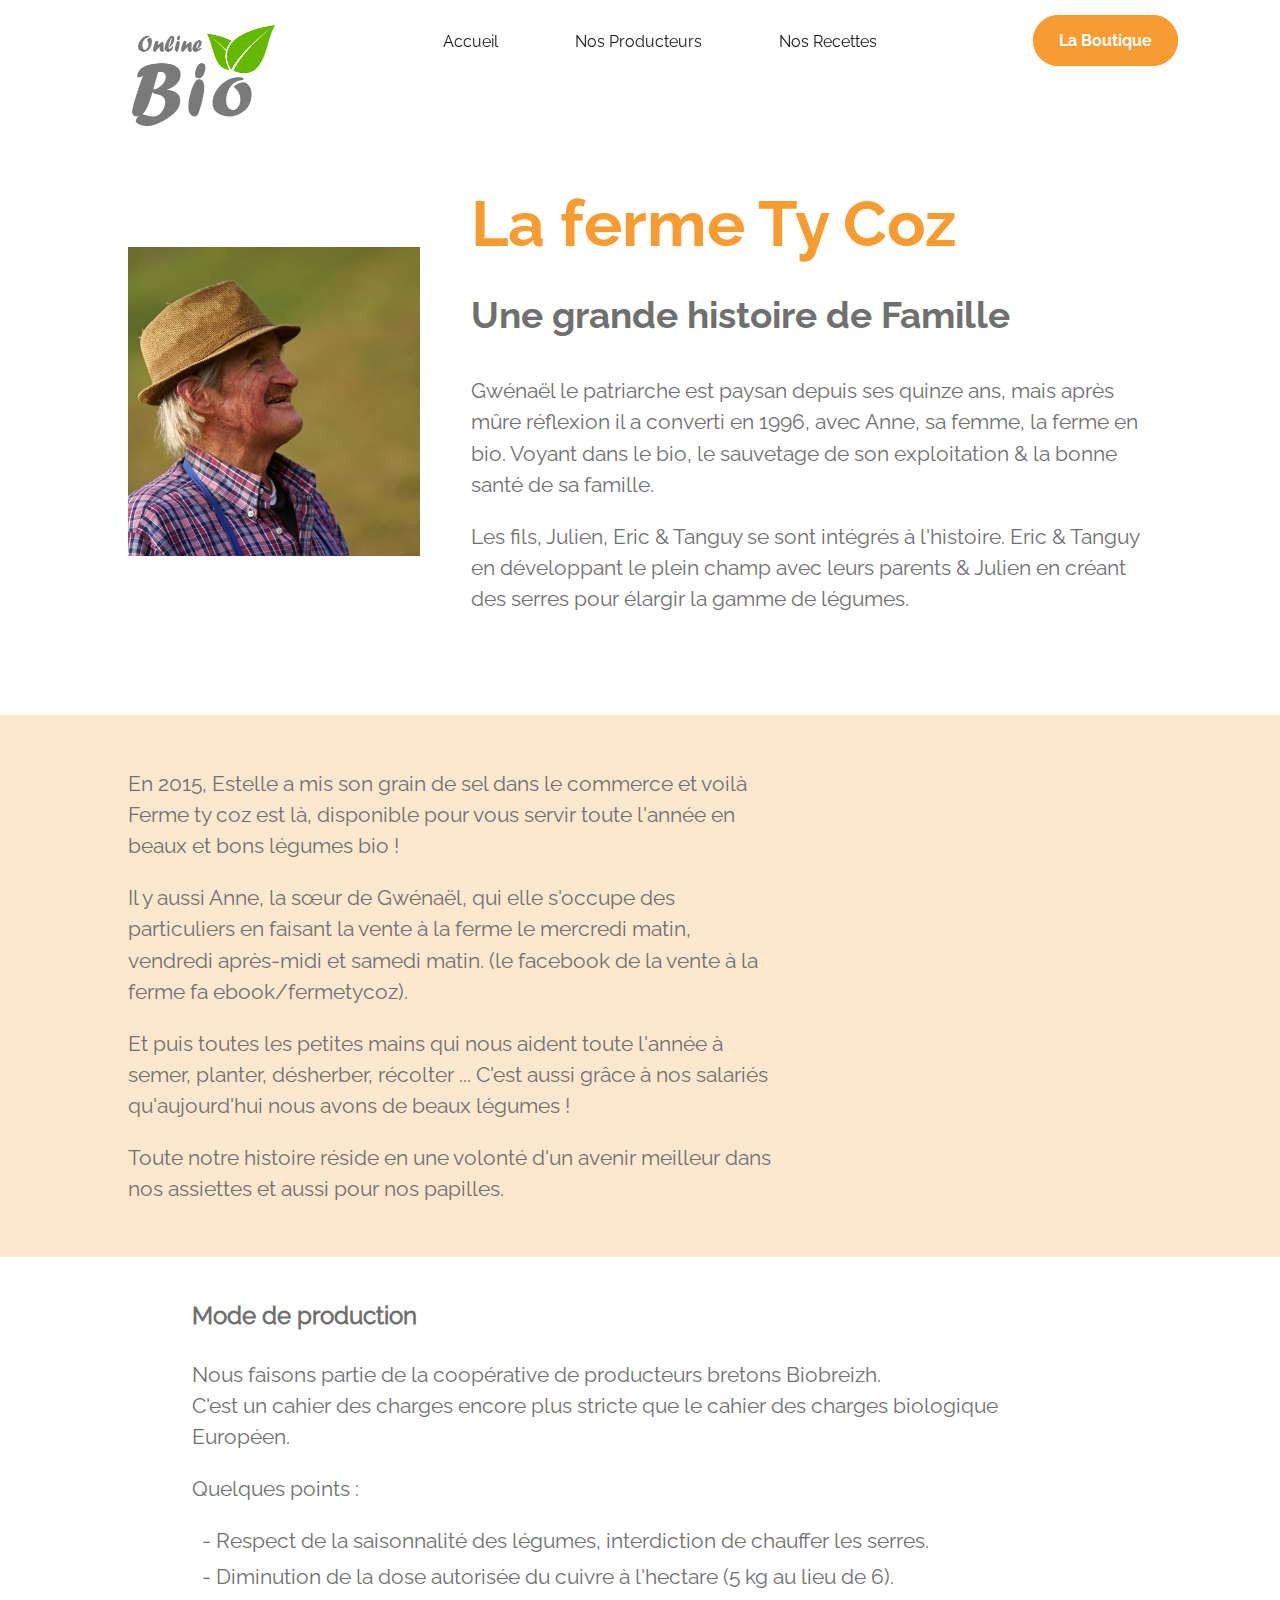
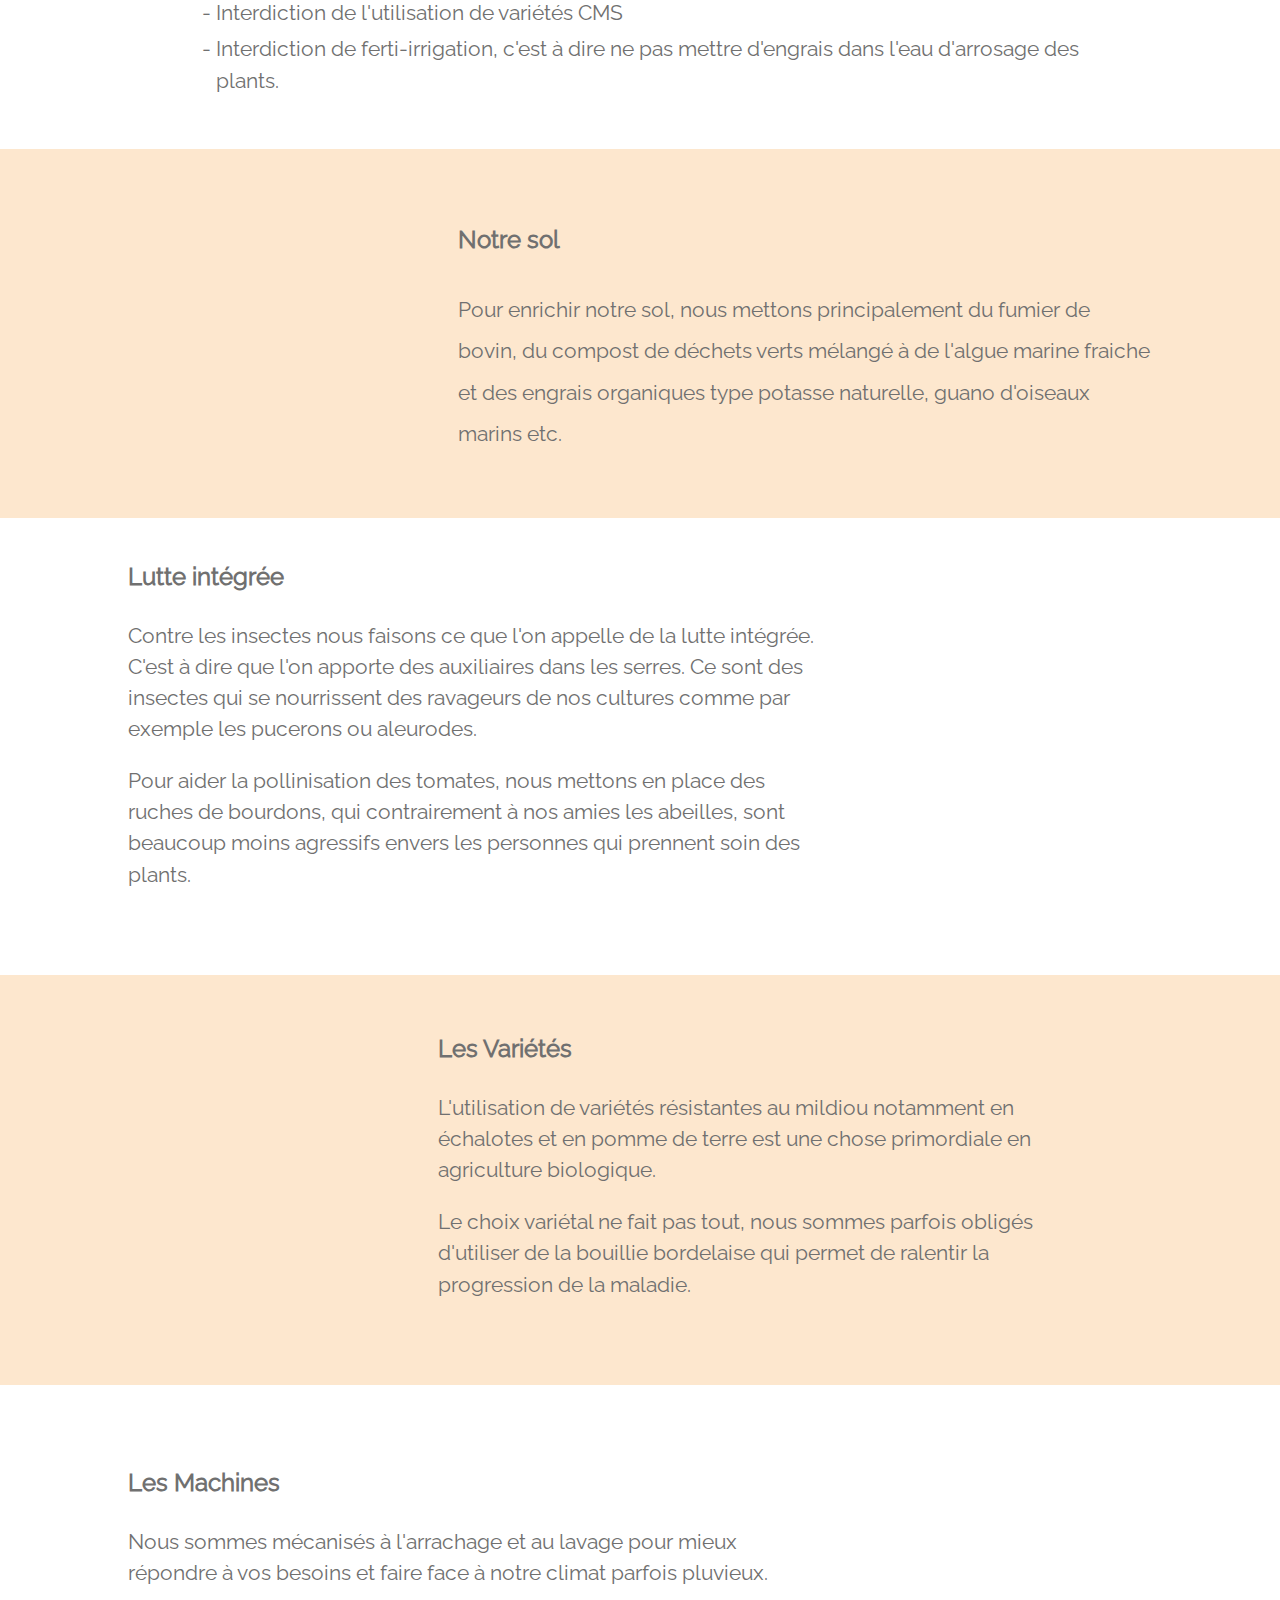
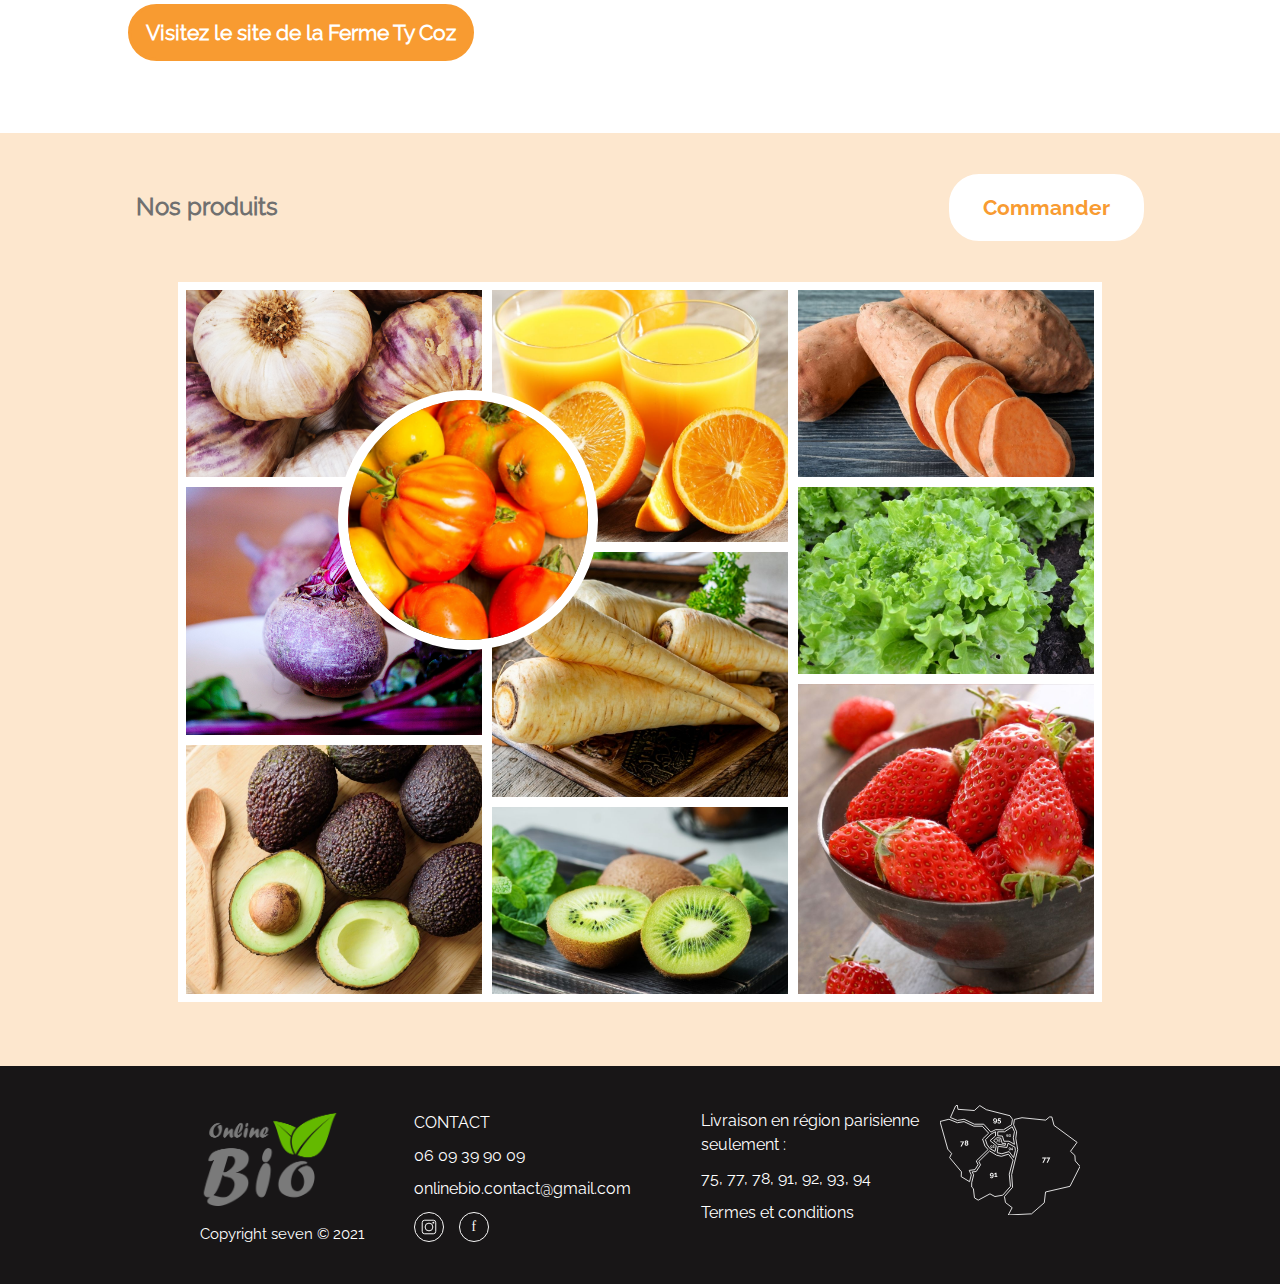
<file: fermeTyCoz.html>
<!DOCTYPE html>
<html lang="fr">

<head>
    <meta charset="UTF-8">
    <meta http-equiv="X-UA-Compatible" content="IE=edge">
    <meta name="viewport" content="width=device-width, initial-scale=1.0">
    <title>Nos producteurs - Ferme Ty Coz</title>

    <link rel="stylesheet" href="https://cdn.jsdelivr.net/npm/swiper@10/swiper-bundle.min.css" />


    <script src="https://cdn.jsdelivr.net/npm/swiper@10/swiper-bundle.min.js"></script>
    <link rel="stylesheet" href="./css/normalizer.css">
    <link rel="stylesheet" href="./css/style.css">
    <link rel="stylesheet" href="./css/tycoz-style.css">
    <link rel="icon" type="image/png" href="./img/fave_icon_online-bio16.png" sizes="16x16">
    <link rel="icon" type="image/png" href="./img/fave_icon_online-bio32.png" sizes="32x32">

</head>

<body>
    <header>
        <div id="btn-burger"></div>
        <div id="nav-bar">
            <ul id="menu">
                <li class="menu-items"><a href="index.html">Accueil</a></li>
                <li class="menu-items"><a href="prod.html">Nos Producteurs</a></li>
                <li class="menu-items"><a href="rec.html">Nos Recettes</a></li>
            </ul>
        </div>
        <div id="btn-boutique"><a href="https://www.online-bio.fr/">La Boutique</a></div>
        <div id="div-img-header">
            <img src="/img/ty-coz/logo.png" alt="logo_Online-Bio" id="img-header">
        </div>
    </header>
    <main>
        <section class="section1 section-reveal">
            <div class="section-container section1-container">
                <div class="section-box-img box-img-desktop"><img src="img/ty-coz/agriculteur2-desktop"
                        alt="portrait agriculteur "></div>
                <div class="section1-content-desktop">
                    <div class="section1-heading">
                        <h1>La ferme Ty Coz</h1>
                        <h2>Une grande histoire de Famille</h2>
                    </div>
                    <div class="section-box-img box-img-mobile"><img src="img/ty-coz/agriculteur2.jpg"
                            alt="portrait agriculteur "></div>
                    <div class="section1-content ">
                        <p>Gwénaël le patriarche est paysan depuis ses quinze ans, mais après mûre réflexion il a
                            converti
                            en 1996,
                            avec
                            Anne, sa femme, la ferme en bio. Voyant dans le bio, le sauvetage de son exploitation & la
                            bonne
                            santé
                            de sa
                            famille.
                        </p>
                        <p>
                            Les fils, Julien, Eric & Tanguy se sont intégrés à l'histoire. Eric & Tanguy en développant
                            le
                            plein
                            champ
                            avec leurs parents & Julien en créant des serres pour élargir la gamme de légumes.
                        </p>
                    </div>
                </div>
            </div>
        </section>
        <section class="section2 section-reveal">
            <div class=" section-container section2-container">
                <div class="section-box-img"><img src="img/ty-coz/producteur3.jpg" alt="portrait agriculteur 2  "></div>

                <div class="section2-content section-content">
                    <p>En 2015, Estelle a mis son grain de sel dans le commerce et voilà Ferme ty coz est là, disponible
                        pour vous servir toute l'année en beaux et bons légumes bio !</p>
                    <p>
                        Il y aussi Anne, la sœur de Gwénaël, qui elle s'occupe des particuliers en faisant la vente à la
                        ferme le mercredi matin, vendredi après-midi et samedi matin. (le facebook de la vente à la
                        ferme fa ebook/fermetycoz).</p>
                    <p>
                        Et puis toutes les petites mains qui nous aident toute l'année à semer, planter, désherber,
                        récolter ...
                        C'est aussi grâce à nos salariés qu'aujourd'hui nous avons de beaux légumes !

                    </p>
                    <p>
                        Toute notre histoire réside en une volonté d'un avenir meilleur dans nos assiettes et aussi pour
                        nos papilles.
                    </p>
                </div>
            </div>
        </section>
        <section class="section3 section-container">
            <h3>Mode de production</h3>
            <div class="section3-content section-content">
                <p>Nous faisons partie de la coopérative de producteurs bretons Biobreizh.<br /> C'est un cahier des
                    charges
                    encore plus stricte que le cahier des charges biologique Européen.</p>
                <p>Quelques points :</p>
                <ul>
                    <li>Respect de la saisonnalité des légumes, interdiction de chauffer les serres.</li>
                    <li>Diminution de la dose autorisée du cuivre à l'hectare (5 kg au lieu de 6).</li>
                    <li> Interdiction de l'utilisation de variétés CMS</li>
                    <li>Interdiction de ferti-irrigation, c'est à dire ne pas mettre d'engrais dans l'eau d'arrosage des
                        plants.</li>
                </ul>
            </div>
        </section>
        <section class="section4 section-reveal">
            <div class="section-container">
                <div class="section-box-img"><img src="img/ty-coz/recolte-echalotte.jpg" alt="Récolte échalotte "></div>
                <div class="section4-content section-content">
                    <h3>Notre sol</h3>
                    <p>Pour enrichir notre sol, nous mettons principalement du fumier de bovin, du compost
                        de déchets verts mélangé à de l'algue marine fraiche et des engrais organiques type potasse
                        naturelle, guano d'oiseaux marins etc.
                    </p>
                </div>
            </div>
        </section>
        <section class="section5 section-reveal">
            <div class="section-container">
                <div class="section5-content section-content">
                    <h3>Lutte intégrée</h3>
                    <p>
                        Contre les insectes nous faisons ce que l'on appelle de la lutte intégrée. C'est à dire que l'on
                        apporte des auxiliaires dans les serres. Ce sont des insectes qui se nourrissent des ravageurs
                        de nos cultures comme par exemple les pucerons ou aleurodes.

                    </p>
                    <p>Pour aider la pollinisation des tomates, nous mettons en place des ruches de bourdons, qui
                        contrairement à nos amies les abeilles, sont beaucoup moins agressifs envers les personnes qui
                        prennent soin des plants.</p>
                </div>
                <div class="section-box-img"><img src="img/ty-coz/ruche.jpg" alt="Ruche d'abeille "></div>
            </div>
        </section>
        <section class="section6 section-reveal">
            <div class="section-container">
                <div class="section6-content section-content">
                    <h3>Les Variétés</h3>
                    <p>
                        L'utilisation de variétés résistantes au mildiou notamment en échalotes et en pomme de terre est
                        une chose primordiale en agriculture biologique.

                    </p>
                    <p>Le choix variétal ne fait pas tout, nous sommes parfois obligés d'utiliser de la bouillie
                        bordelaise qui permet de ralentir la progression de la maladie.</p>
                </div>
                <div class="section-box-img"><img src="img/ty-coz/bouillie-bordelaise.jpg" alt="Bouillie bordelaise ">
                </div>
            </div>
        </section>
        <section class="section7 section-reveal">
            <div class="section-container">
                <div class="section7-content section-content">
                    <h3>Les Machines</h3>
                    <p>
                        Nous sommes mécanisés à l'arrachage et au lavage pour mieux répondre à vos besoins et faire face
                        à notre climat parfois pluvieux.

                    </p>
                    <a href="https://www.fermetycoz.fr/" class="link-farm">Visitez le site de la Ferme Ty Coz</a>
                </div>
                <div class="section-box-img"><img src="img/ty-coz/tracteur.jpg" alt="tracteur"></div>
            </div>
        </section>


        <!-- ======================================================== -->
        <!-- Section avec Grille et Carousel -->
        <!-- ======================================================== -->
        <section class="section8">
            <div class="section8-header section-container">
                <h3>Nos produits</h3> <a class="order-btn" href="https://www.online-bio.fr/">Commander</a>
            </div>

            <!-- =======Slider main container ======== -->
            <div class="slider-container">
                <div class="swiper-container">
                    <!-- Additional required wrapper -->
                    <div class="swiper-wrapper">
                        <!-- Slides -->
                        <div class="swiper-slide"><a href="https://www.online-bio.fr/product/ail/"></a></div>
                        <div class="swiper-slide"><a href="https://www.online-bio.fr/product/orange-a-jus/"></a></div>
                        <div class="swiper-slide"><a href="https://www.online-bio.fr/product/tomate-ancienne-250g/"></a>
                        </div>
                        <div class="swiper-slide"><a href="https://www.online-bio.fr/product/betterave-crue/"></a>
                        </div>
                        <div class="swiper-slide"><a href="https://www.online-bio.fr/product/patate-douce/"></a>
                        </div>
                        <div class="swiper-slide"><a href="https://www.online-bio.fr/product/salee-batavia/"></a></div>
                        <div class="swiper-slide"><a href="https://www.online-bio.fr/product/panais/"></a></div>
                        <div class="swiper-slide"><a href="https://www.online-bio.fr/product/avocat/"></a></div>
                        <div class="swiper-slide"><a href="https://www.online-bio.fr/product/kiwi/"></a></div>
                        <div class="swiper-slide"><a
                                href="https://www.online-bio.fr/product/fraise-gariguette-250g/"></a></div>
                    </div>
                </div>
                <div class="swiper-pagination"></div>
            </div>


            <div class="grid-box">
                <div class="floating-grid-item">
                    <div><a href="https://www.online-bio.fr/product/tomate-ancienne-250g/"></a></div>
                </div>
                <div class="grid-container">
                    <div class="grid-item">
                        <div class="grid-item-child"><a href="https://www.online-bio.fr/product/ail/"></a></div>
                    </div>
                    <div class="grid-item">
                        <div class="grid-item-child"><a href="https://www.online-bio.fr/product/orange-a-jus/"></a>
                        </div>
                    </div>
                    <div class="grid-item">
                        <div class="grid-item-child"><a href="https://www.online-bio.fr/product/patate-douce/"></a>
                        </div>
                    </div>
                    <div class="grid-item">
                        <div class="grid-item-child"><a href="https://www.online-bio.fr/product/betterave-crue/"></a>
                        </div>
                    </div>
                    <div class="grid-item">
                        <div class="grid-item-child"><a href="https://www.online-bio.fr/product/panais/"></a></div>
                    </div>
                    <div class="grid-item">
                        <div class="grid-item-child"><a href="https://www.online-bio.fr/product/salee-batavia/"></a>
                        </div>
                    </div>
                    <div class="grid-item">
                        <div class="grid-item-child"><a href="https://www.online-bio.fr/product/avocat/"></a></div>
                    </div>
                    <div class="grid-item">
                        <div class="grid-item-child"><a href="https://www.online-bio.fr/product/kiwi/"></a></div>
                    </div>
                    <div class="grid-item">
                        <div class="grid-item-child"><a
                                href="https://www.online-bio.fr/product/fraise-gariguette-250g/"></a></div>
                    </div>
                </div>
            </div>
        </section>

        <!-- Footer -->
        <!-- ====================== -->
        <footer>
            <ul>
                <li><img src="./img/Logo_online-bio.png" alt="Logo online-bio">
                    <p> Copyright seven © 2021 </p>
                </li>
                <ul class="contact">
                    <li>CONTACT</li>
                    <li>06 09 39 90 09</li>
                    <li>onlinebio.contact@gmail.com</li>
                    <ul id="icon">
                        <li><a href="https://www.instagram.com/onlinebio_fruitetlegume/"><img
                                    src="./img/PICTOGRAMMES/FOOTER/picto-instagram.svg" alt="logo instagram"></a></li>
                        <li><a href="https://www.facebook.com/Onlinebio75/"><img
                                    src="./img/PICTOGRAMMES/FOOTER/picto-facebook.svg" alt="logo facebook"></a></li>
                    </ul>
                </ul>
                <ul class="livraison">
                    <li>Livraison en région parisienne seulement :
                    </li>
                    <li>75, 77, 78, 91, 92, 93, 94</li>
                    <li class="t1"><a href="https://www.online-bio.fr/mentions-legales/">Termes et conditions</a></li>

                </ul>
                <li class="map"><img src="./img/ILLUSTRATIONS/illustration-footer.svg" alt="picto Paris">
                </li>
                <li class="t2"><a href="https://www.online-bio.fr/mentions-legales/">Termes et conditions</a></li>
            </ul>
            </ul>
        </footer>

    </main>
    <script src="./libs/jquery_min.js"></script>
    <script src="./js/script.js"></script>
    <script src="js/fermeTyCoz.js"></script>
</body>

</html>
</file>
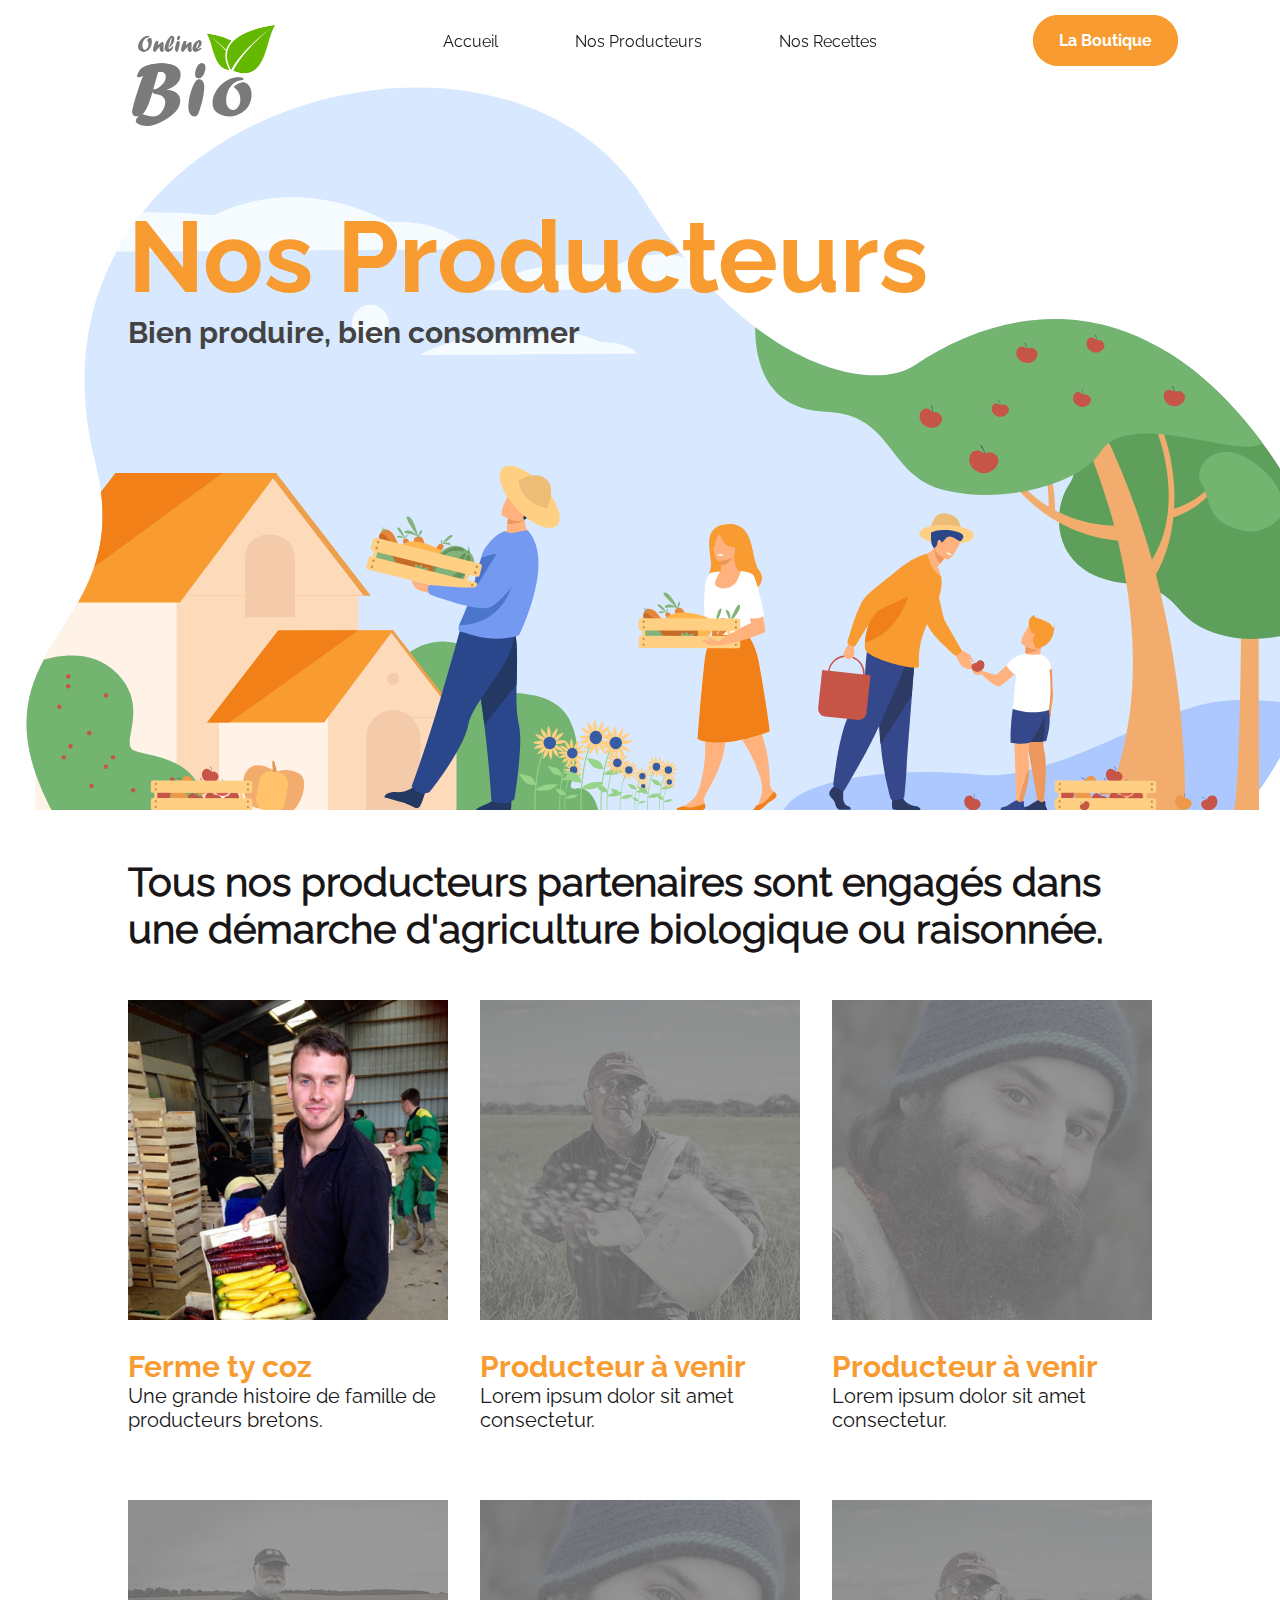
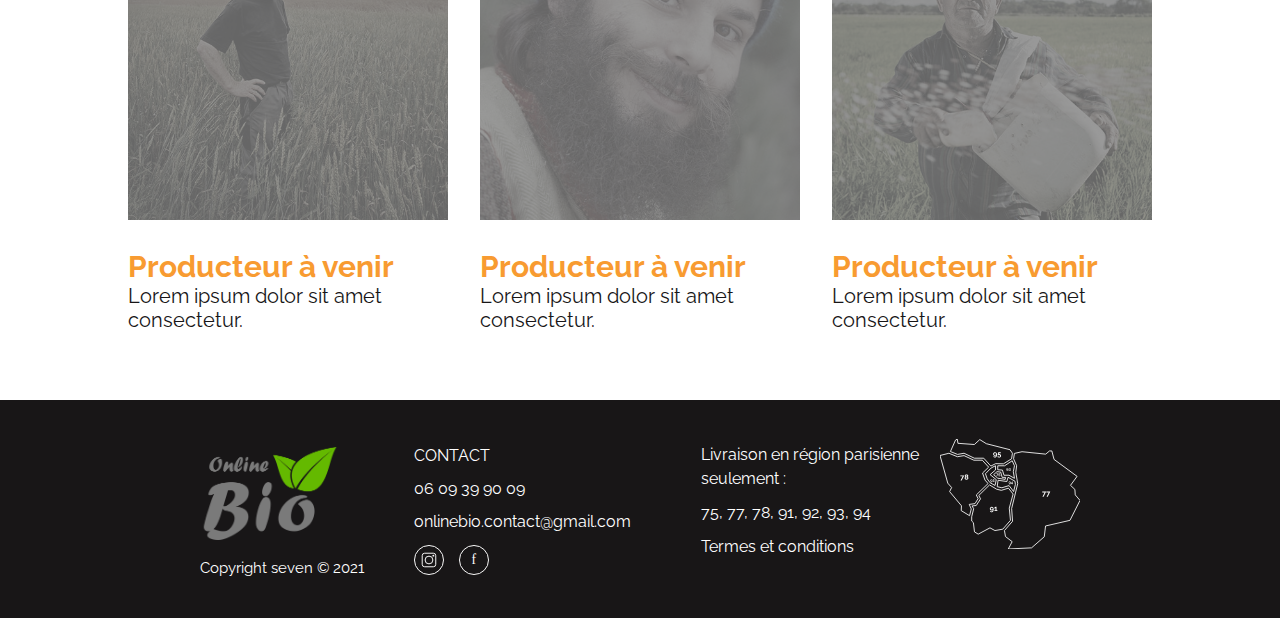
<file: prod.html>
<!DOCTYPE html>
<html lang="fr">

<head>
    <meta charset="UTF-8">
    <meta http-equiv="X-UA-Compatible" content="IE=edge">
    <meta name="viewport" content="width=device-width, initial-scale=1.0">
    <title>Producteurs/Online-Bio</title>
    <link rel="stylesheet" href="https://unpkg.com/swiper/swiper-bundle.min.css" />
    <script src="https://unpkg.com/swiper/swiper-bundle.min.js"></script>
    <link rel="stylesheet" href="./css/normalizer.css">
    <link rel="stylesheet" href="./css/style.css">
    <link rel="stylesheet" href="./css/prod-swipper.css">
    <link rel="icon" type="image/png" href="./img/fave_icon_online-bio16.png" sizes="16x16">
    <link rel="icon" type="image/png" href="./img/fave_icon_online-bio32.png" sizes="32x32">


</head>

<body>

    <header>
        <div class="bg-header bg-h-prods">
            <!-- navbarre -->
            <div id="btn-burger"></div>
            <div id="nav-bar">
                <ul id="menu">
                    <li class="menu-items"><a href="index.html">Accueil</a></li>
                    <li class="menu-items"><a href="prod.html">Nos Producteurs</a></li>
                    <li class="menu-items"><a href="rec.html">Nos Recettes</a></li>
                </ul>
            </div>

            <div id="btn-boutique"><a href="https://www.online-bio.fr/">La Boutique</a></div>
            <!-- contenu header -->
            <div id="div-img-header">
                <img src="./img/Logo_online-bio.png" alt="logo_Online-Bio" id="img-header">
            </div>
            <div id="cont-header">
                <h1>Nos Producteurs</h1>
                <p>Bien produire, bien consommer</p>
            </div>
        </div>
    </header>
    <main>

    </main>



    <main>

        <h2 id="h2-prod">Tous nos producteurs partenaires sont engagés dans une démarche d'agriculture biologique ou
            raisonnée.</h2>

        <!-- Cards prod -->
        <div class="cont-cards-prod">
            <div class="cards-prod">
                <a href="./fermeTyCoz.html ">
                    <img src="./img/portrait_prod_ty_cos.jpg" alt="portrait d'un producteur">
                    <h2>Ferme ty coz</h2>
                    <p>Une grande histoire de famille de producteurs bretons.</p>
                </a>
            </div>
            <div class="cards-prod">
                <a href="#">
                    <img src="./img/portrait_prod_1.jpg" alt="portrait d'un producteur" class="grayscale">
                    <h2>Producteur à venir</h2>
                    <p>Lorem ipsum dolor sit amet consectetur.</p>
                </a>
            </div>
            <div class="cards-prod">
                <a href="#">
                    <img src="./img/portrait_prod_2.jpg" alt="portrait d'un producteur" class="grayscale">
                    <h2>Producteur à venir</h2>
                    <p>Lorem ipsum dolor sit amet consectetur.</p>
                </a>
            </div>
        </div>

        <div class="cont-cards-prod">
            <div class="cards-prod">
                <a href="#">
                    <img src="./img/portrait_prod_3.jpg" alt="portrait d'un producteur" class="grayscale">
                    <h2>Producteur à venir</h2>
                    <p>Lorem ipsum dolor sit amet consectetur.</p>
                </a>
            </div>
            <div class="cards-prod">
                <a href="#">
                    <img src="./img/portrait_prod_2.jpg" alt="portrait d'un producteur" class="grayscale">
                    <h2>Producteur à venir</h2>
                    <p>Lorem ipsum dolor sit amet consectetur.</p>
                </a>
            </div>
            <div class="cards-prod">
                <a href="#">
                    <img src="./img/portrait_prod_1.jpg" alt="portrait d'un producteur" class="grayscale">
                    <h2>Producteur à venir</h2>
                    <p>Lorem ipsum dolor sit amet consectetur.</p>
                </a>
            </div>
        </div>

        <!-- Slider main container -->
        <div class="slider-container">
            <div class="swiper-container">
                <!-- Additional required wrapper -->
                <div class="swiper-wrapper">
                    <!-- Slides -->
                    <div class="swiper-slide">
                        <div class="cards-prod-swiper">
                            <a href="./fermeTyCoz.html ">
                                <img src="./img/portrait_prod_ty_cos.jpg" alt="portrait d'un producteur">
                                <h2>Ferme ty coz</h2>
                                <p>Une grande histoire de famille de producteurs bretons.</p>
                            </a>
                        </div>
                    </div>
                    <div class="swiper-slide">
                        <div class="cards-prod-swiper">
                            <a href="#">
                                <img src="./img/portrait_prod_1.jpg" alt="portrait d'un producteur" class="grayscale">
                                <h2>Producteur à venir</h2>
                                <p>Lorem ipsum dolor sit amet consectetur.</p>
                            </a>
                        </div>
                    </div>
                    <div class="swiper-slide">
                        <div class="cards-prod-swiper">
                            <a href="#">
                                <img src="./img/portrait_prod_2.jpg" alt="portrait d'un producteur" class="grayscale">
                                <h2>Producteur à venir</h2>
                                <p>Lorem ipsum dolor sit amet consectetur.</p>
                            </a>
                        </div>
                    </div>
                    <div class="swiper-slide">
                        <div class="cards-prod-swiper">
                            <a href="#">
                                <img src="./img/portrait_prod_3.jpg" alt="portrait d'un producteur" class="grayscale">
                                <h2>Producteur à venir</h2>
                                <p>Lorem ipsum dolor sit amet consectetur.</p>
                            </a>
                        </div>
                    </div>
                    <div class="swiper-slide">
                        <div class="cards-prod-swiper">
                            <a href="#">
                                <img src="./img/portrait_prod_2.jpg" alt="portrait d'un producteur" class="grayscale">
                                <h2>Producteur à venir</h2>
                                <p>Lorem ipsum dolor sit amet consectetur.</p>
                            </a>
                        </div>
                    </div>
                    <div class="swiper-slide">
                        <div class="cards-prod-swiper">
                            <a href="#">
                                <img src="./img/portrait_prod_1.jpg" alt="portrait d'un producteur" class="grayscale">
                                <h2>Producteur à venir</h2>
                                <p>Lorem ipsum dolor sit amet consectetur.</p>
                            </a>
                        </div>
                    </div>

                </div>

                <div class="swiper-pagination"></div>
            </div>
        </div>


    </main>

    <footer>
        <ul>
            <li><img src="./img/Logo_online-bio.png" alt="Logo online-bio">
                <p> Copyright seven © 2021 </p>
            </li>
            <ul class="contact">
                <li>CONTACT</li>
                <li>06 09 39 90 09</li>
                <li>onlinebio.contact@gmail.com</li>
                <ul id="icon">
                    <li><a href="https://www.instagram.com/onlinebio_fruitetlegume/"><img
                                src="./img/PICTOGRAMMES/FOOTER/picto-instagram.svg" alt="logo instagram"></a></li>
                    <li><a href="https://www.facebook.com/Onlinebio75/"><img
                                src="./img/PICTOGRAMMES/FOOTER/picto-facebook.svg" alt="logo facebook"></a></li>
                </ul>
            </ul>
            <ul class="livraison">
                <li>Livraison en région parisienne seulement :
                </li>
                <li>75, 77, 78, 91, 92, 93, 94</li>
                <li class="t1"><a href="https://www.online-bio.fr/mentions-legales/">Termes et conditions</a></li>

            </ul>
            <li class="map"><img src="./img/ILLUSTRATIONS/illustration-footer.svg" alt="picto Paris">
            </li>
            <li class="t2"><a href="https://www.online-bio.fr/mentions-legales/">Termes et conditions</a></li>
        </ul>
        </ul>
    </footer>
    <script src="./libs/jquery_min.js"></script>
    <script src="./js/script.js"></script>
    <script src="./js/prod.js"></script>
</body>

</html>
</file>
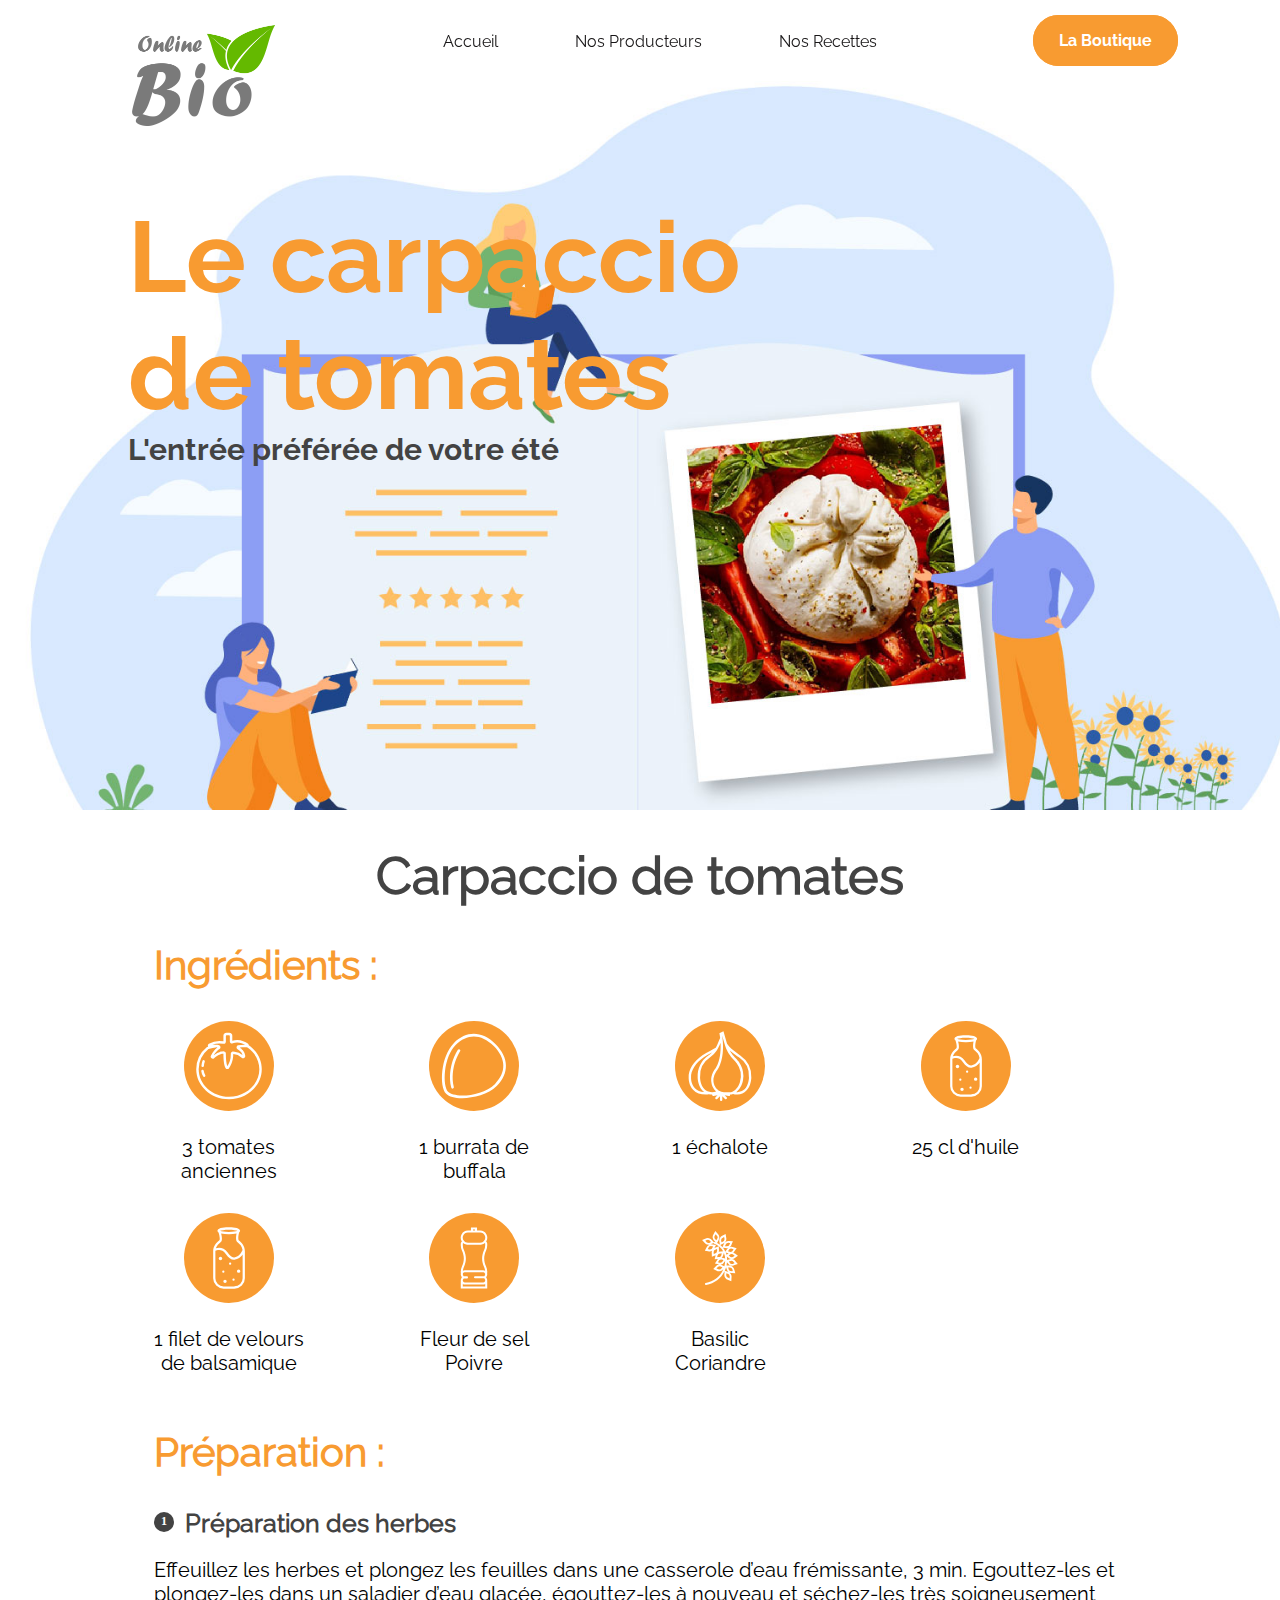
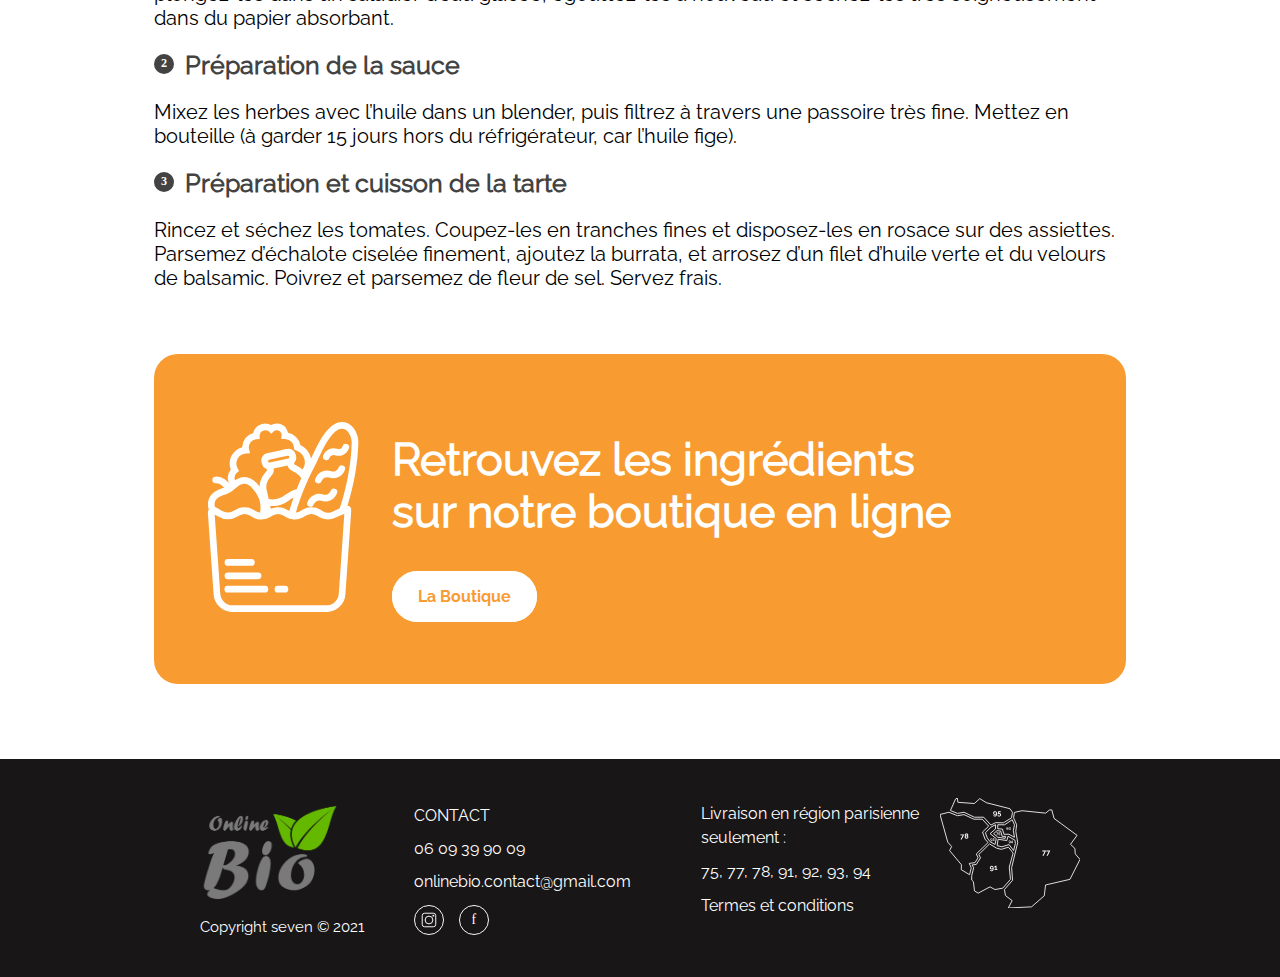
<file: rec-carp.html>
<!DOCTYPE html>
<html lang="fr">

<head>
    <meta charset="UTF-8">
    <meta http-equiv="X-UA-Compatible" content="IE=edge">
    <meta name="viewport" content="width=device-width, initial-scale=1.0">
    <title>Recette Carpaccio Tomates</title>
    <link rel="stylesheet" href="./css/normalizer.css">
    <link rel="stylesheet" href="./css/style.css">
    <link rel="icon" type="image/png" href="./img/fave_icon_online-bio16.png" sizes="16x16">
    <link rel="icon" type="image/png" href="./img/fave_icon_online-bio32.png" sizes="32x32">

</head>

<body>

    <header>
        <div class="bg-header bg-h-rec-carpaccio">
            <!-- navbarre -->
            <div id="btn-burger"></div>
            <div id="nav-bar">
                <ul id="menu">
                    <li class="menu-items"><a href="index.html">Accueil</a></li>
                    <li class="menu-items"><a href="prod.html">Nos Producteurs</a></li>
                    <li class="menu-items"><a href="rec.html">Nos Recettes</a></li>
                </ul>
            </div>

            <div id="btn-boutique"><a href="https://www.online-bio.fr/">La Boutique</a></div>
            <!-- contenu header -->
            <div id="div-img-header">
                <img src="./img/Logo_online-bio.png" alt="logo_Online-Bio" id="img-header">
            </div>
            <div id="cont-header">
                <h1>Le carpaccio<br>de tomates</h1>
                <p>L'entrée préférée de votre été</p>
            </div>
        </div>
    </header>
    <main>
        <section class="rec-carp">
            <h1>Carpaccio de tomates</h1>
            <h2>Ingrédients :</h2>
            <div class="ingre">
                <div class="ingre1"><img src="./img/PICTOGRAMMES/PAGES RECETTES/icones-tomates.svg" alt="Picto tomates">
                    <p>3 tomates anciennes</p>
                </div>
                <div class="ingre2"><img src="./img/PICTOGRAMMES/PAGES RECETTES/icones-burrata.svg" alt="Picto burrata">
                    <p>1 burrata de buffala</p>
                </div>
                <div class="ingre3"><img src="./img/PICTOGRAMMES/PAGES RECETTES/icones-echalote.svg" alt="Picto échalotte">
                    <p> 1 échalote</p>
                </div>
                <div class="ingre4"><img src="./img/PICTOGRAMMES/PAGES RECETTES/icones-huiles.svg" alt="Picto huile">
                    <p>25 cl d'huile</p>
                </div>
                <div class="ingre5"><img src="./img/PICTOGRAMMES/PAGES RECETTES/icones-huiles.svg" alt="Picto balsamique">
                    <p>1 filet de velours de balsamique</p>
                </div>
                <div class="ingre6"><img src="./img/PICTOGRAMMES/PAGES RECETTES/icones-selpoivre.svg" alt="Picto sel et poivre">
                    <p>Fleur de sel Poivre</p>
                </div>
                <div class="ingre7"><img src="./img/PICTOGRAMMES/PAGES RECETTES/icones-aneth.svg" alt="Picto Basilic">
                    <p>Basilic Coriandre</p>
                </div>
            </div>
            <h2>Préparation :</h2>
            <div class="consigne">
                <h3><img src="./img/PICTOGRAMMES/PAGES RECETTES/puces-recettes-1.svg" alt="picto nombre 1"> Préparation des
                    herbes</h3>
                <p>Effeuillez les herbes et plongez les feuilles dans une casserole d’eau frémissante, 3 min.
                    Egouttez-les et plongez-les dans un saladier d’eau glacée, égouttez-les à nouveau et séchez-les très
                    soigneusement dans du papier absorbant.</p>
                <h3><img src="./img/PICTOGRAMMES/PAGES RECETTES/puces-recettes-2.svg" alt="picto nombre 2"> Préparation de la sauce
                </h3>
                <p>Mixez les herbes avec l’huile dans un blender, puis filtrez à travers une passoire très fine. Mettez
                    en bouteille (à garder 15 jours hors du réfrigérateur, car l’huile fige).</p>
                <h3><img src="./img/PICTOGRAMMES/PAGES RECETTES/puces-recettes-3.svg" alt="picto nombre 3"> Préparation et cuisson de
                    la tarte</h3>
                <p>Rincez et séchez les tomates. Coupez-les en tranches fines et disposez-les en rosace sur des
                    assiettes. Parsemez d’échalote ciselée finement, ajoutez la burrata, et arrosez d’un filet d’huile
                    verte et du velours de balsamic. Poivrez et parsemez de fleur de sel. Servez frais.
                </p>
            </div>
            <div class="panier">
                <div>
                    <img src="./img/PICTOGRAMMES/PAGES RECETTES/icones-courses.svg" alt="Pictogrammes panier de course">
                </div>
                <div class="btq">
                    <h2>Retrouvez les ingrédients <br> sur notre boutique en ligne</h2>
                    <div id="btn-boutique-recette"><a href="https://www.online-bio.fr/">La Boutique</a></div>
                </div>
            </div>
        </section>
    </main>

    <footer>
        <ul>
            <li><img src="./img/Logo_online-bio.png" alt="Logo online-bio">
                <p> Copyright seven © 2021 </p>
            </li>
            <ul class="contact">
                <li>CONTACT</li>
                <li>06 09 39 90 09</li>
                <li>onlinebio.contact@gmail.com</li>
                <ul id="icon">
                    <li><a href="https://www.instagram.com/onlinebio_fruitetlegume/"><img
                                src="./img/PICTOGRAMMES/FOOTER/picto-instagram.svg" alt="logo instagram"></a></li>
                    <li><a href="https://www.facebook.com/Onlinebio75/"><img
                                src="./img/PICTOGRAMMES/FOOTER/picto-facebook.svg" alt="logo facebook"></a></li>
                </ul>
            </ul>
            <ul class="livraison">
                <li>Livraison en région parisienne seulement :
                </li>
                <li>75, 77, 78, 91, 92, 93, 94</li>
                <li class="t1"><a href="https://www.online-bio.fr/mentions-legales/">Termes et conditions</a></li>

            </ul>
            <li class="map"><img src="./img/ILLUSTRATIONS/illustration-footer.svg" alt="picto Paris">
            </li>
            <li class="t2"><a href="https://www.online-bio.fr/mentions-legales/">Termes et conditions</a></li>
        </ul>
        </ul>
    </footer>

    <script src="./libs/jquery_min.js"></script>
    <script src="./js/script.js"></script>

</body>

</html>
</file>
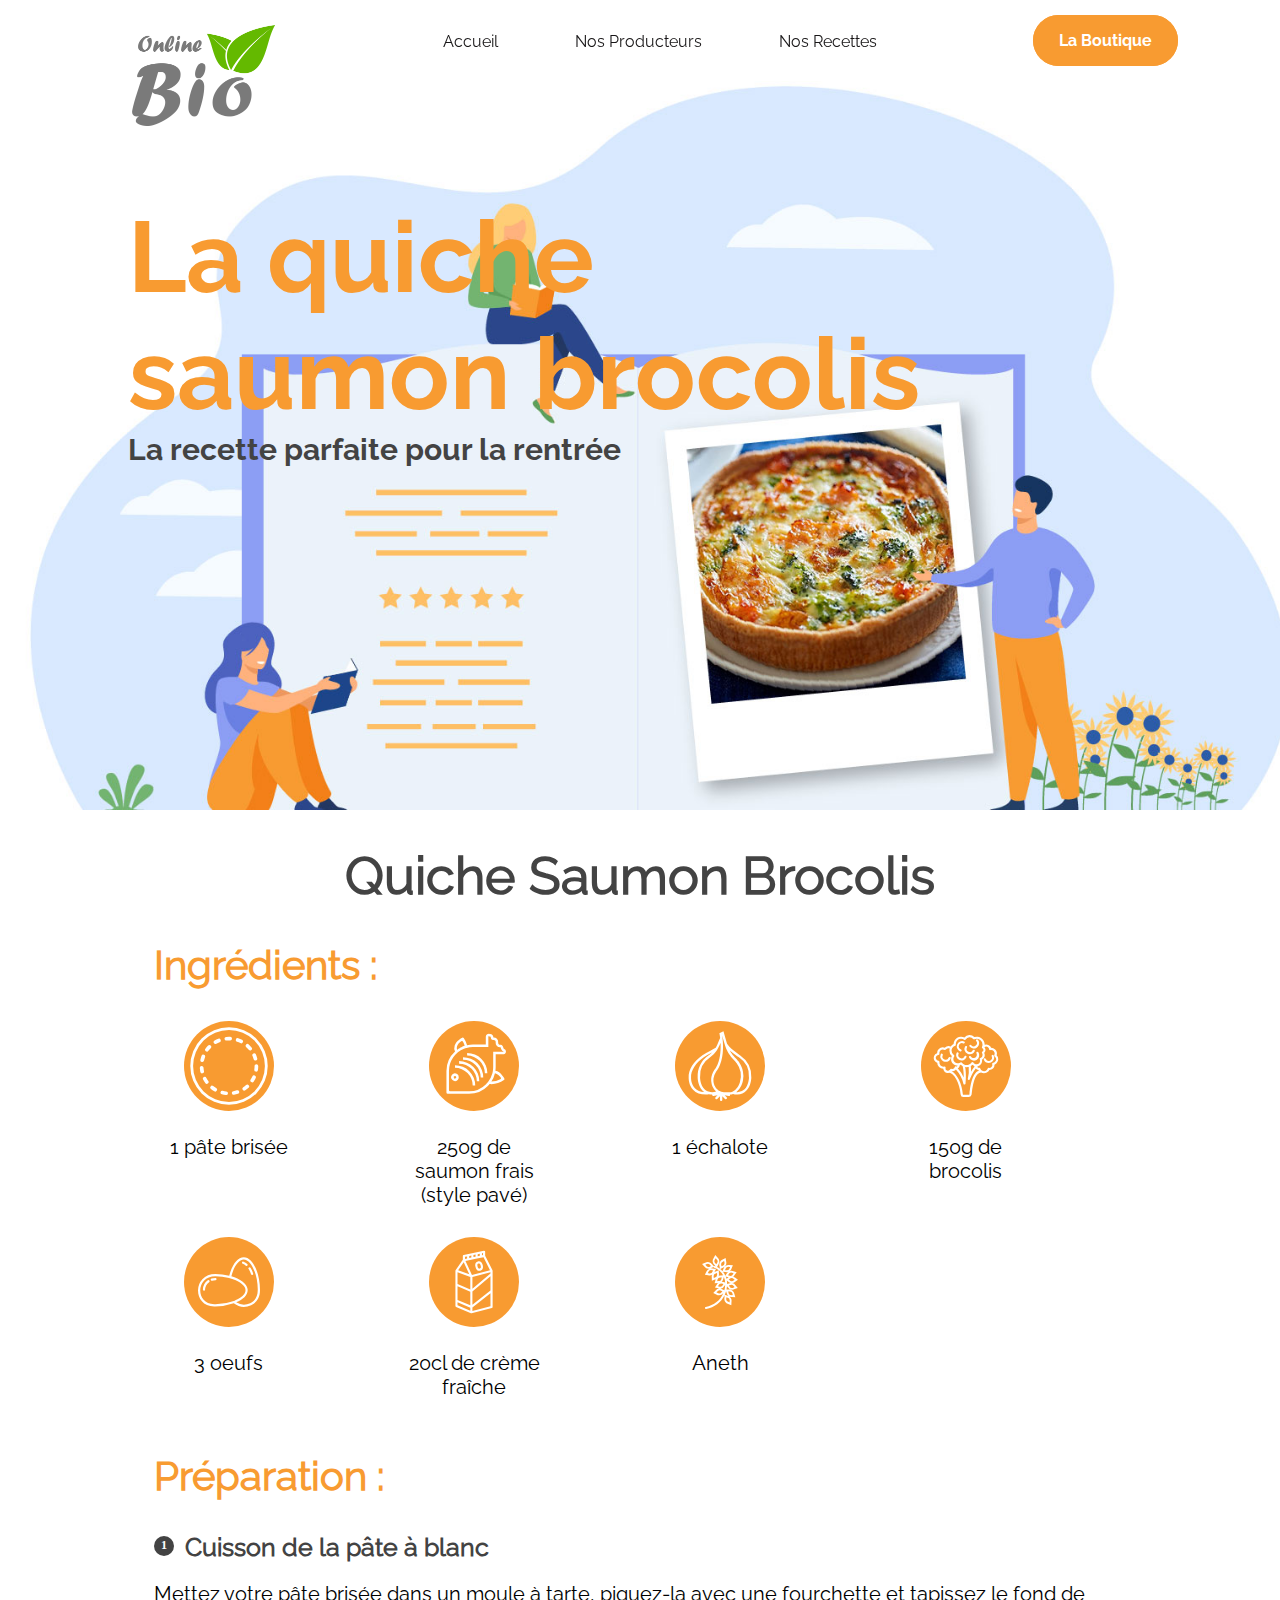
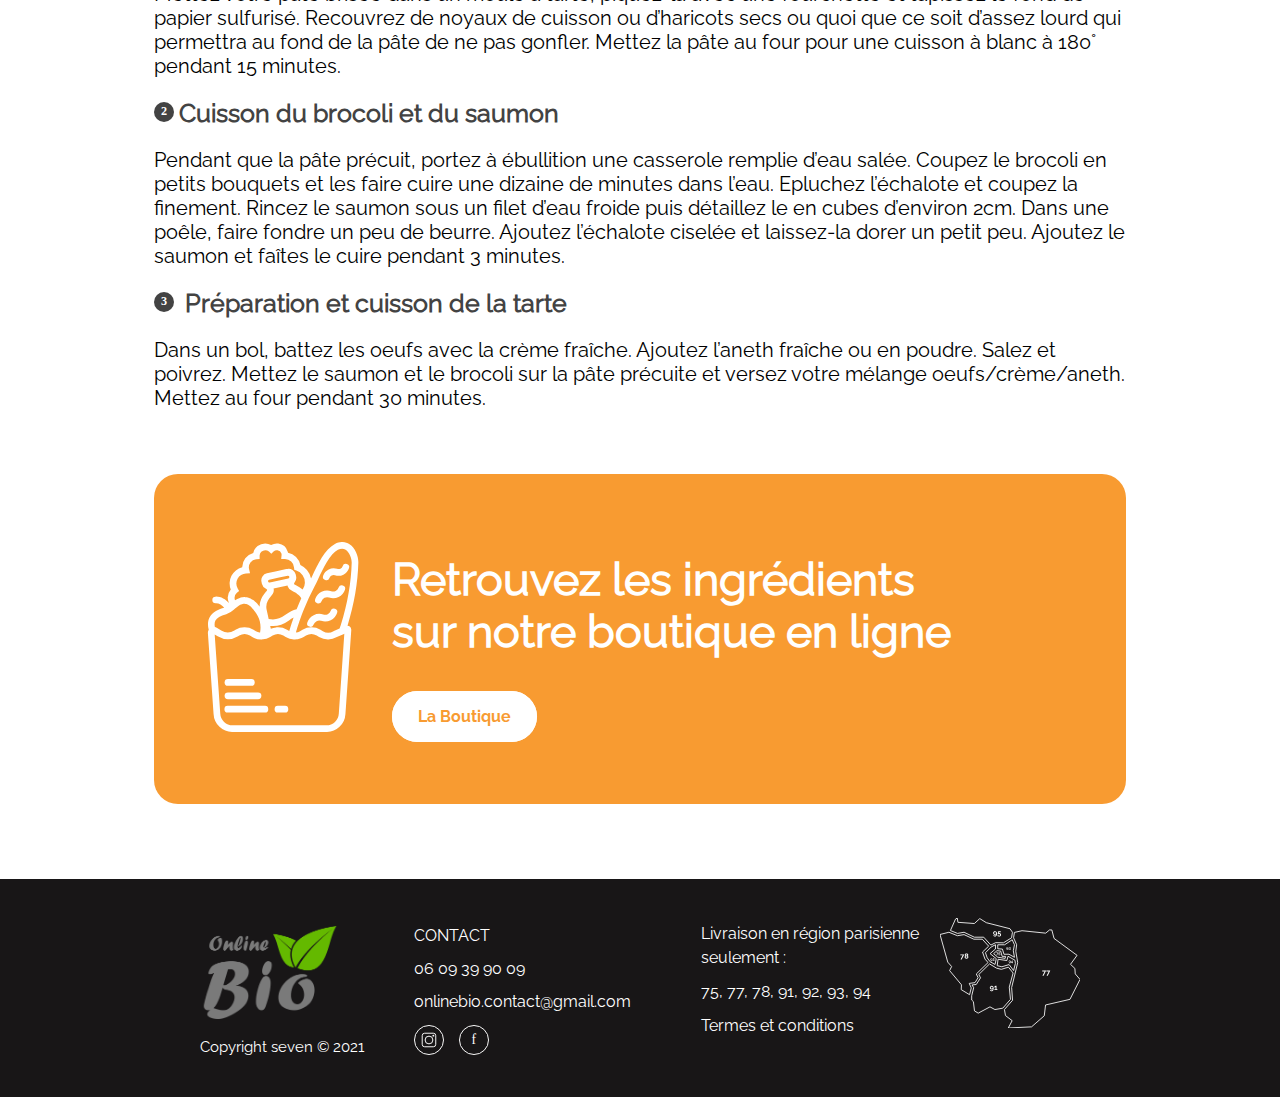
<file: rec-qui.html>
<!DOCTYPE html>
<html lang="fr">

<head>
    <meta charset="UTF-8">
    <meta http-equiv="X-UA-Compatible" content="IE=edge">
    <meta name="viewport" content="width=device-width, initial-scale=1.0">
    <title>Recette Quiche Saumon</title>
    <link rel="stylesheet" href="./css/normalizer.css">
    <link rel="stylesheet" href="./css/style.css">
    <link rel="icon" type="image/png" href="./img/fave_icon_online-bio16.png" sizes="16x16">
    <link rel="icon" type="image/png" href="./img/fave_icon_online-bio32.png" sizes="32x32">

</head>

<body>

    <header>
        <div class="bg-header bg-h-rec-quiche">
            <!-- navbarre -->
            <div id="btn-burger"></div>
            <div id="nav-bar">
                <ul id="menu">
                    <li class="menu-items"><a href="index.html">Accueil</a></li>
                    <li class="menu-items"><a href="prod.html">Nos Producteurs</a></li>
                    <li class="menu-items"><a href="rec.html">Nos Recettes</a></li>
                </ul>
            </div>

            <div id="btn-boutique"><a href="https://www.online-bio.fr/">La Boutique</a></div>
            <!-- contenu header -->
            <div id="div-img-header">
                <img src="./img/Logo_online-bio.png" alt="logo_Online-Bio" id="img-header">
            </div>
            <div id="cont-header">
                <h1>La quiche<br>saumon brocolis</h1>
                <p>La recette parfaite pour la rentrée</p>
            </div>
        </div>
    </header>

    <main>
        <section class="rec-carp">
            <h1>Quiche Saumon Brocolis</h1>
            <h2>Ingrédients :</h2>
            <div class="ingre">
                <div class="ingre1"><img src="./img/PICTOGRAMMES/PAGES RECETTES/icones-patebrisee.svg" alt="Picto pâte brisée">
                    <p>1 pâte brisée</p>
                </div>
                <div class="ingre2"><img src="./img/PICTOGRAMMES/PAGES RECETTES/icones-saumon.svg" alt="Picto saumon">
                    <p>250g de saumon frais (style pavé)</p>
                </div>
                <div class="ingre3"><img src="./img/PICTOGRAMMES/PAGES RECETTES/icones-echalote.svg" alt="Picto échalote">
                    <p> 1 échalote</p>
                </div>
                <div class="ingre4"><img src="./img/PICTOGRAMMES/PAGES RECETTES/icones-brocoli.svg" alt="Picto brocolis">
                    <p>150g de brocolis</p>
                </div>
                <div class="ingre5"><img src="./img/PICTOGRAMMES/PAGES RECETTES/icones-oeuf.svg" alt="Picto oeufs">
                    <p>3 oeufs</p>
                </div>
                <div class="ingre6"><img src="./img/PICTOGRAMMES/PAGES RECETTES/icones-cremefraiche.svg" alt="Picto crème fraiche">
                    <p>20cl de crème fraîche</p>
                </div>
                <div class="ingre7"><img src="./img/PICTOGRAMMES/PAGES RECETTES/icones-aneth.svg" alt="Picto aneth">
                    <p>Aneth</p>
                </div>
            </div>
            <h2>Préparation :</h2>
            <div class="consigne">
                <h3><img src="./img/PICTOGRAMMES/PAGES RECETTES/puces-recettes-1.svg" alt="picto nombre 1"> Cuisson de la pâte à blanc</h3>
                <p>Mettez votre pâte brisée dans un moule à tarte, piquez-la avec une fourchette et tapissez le fond de papier sulfurisé. Recouvrez de noyaux de cuisson ou d’haricots secs ou quoi que ce soit d’assez lourd qui permettra au fond de la pâte de ne pas gonfler.
                    Mettez la pâte au four pour une cuisson à blanc à 180° pendant 15 minutes.</p>
                <h3><img src="./img/PICTOGRAMMES/PAGES RECETTES/puces-recettes-2.svg" alt="picto nombre 2">Cuisson du brocoli et du saumon
                </h3>
                <p>Pendant que la pâte précuit, portez à ébullition une casserole remplie d’eau salée.
                    Coupez le brocoli en petits bouquets et les faire cuire une dizaine de minutes dans l’eau.
                    Epluchez l’échalote et coupez la finement.
                    Rincez le saumon sous un filet d’eau froide puis détaillez le en cubes d’environ 2cm.
                    Dans une poêle, faire fondre un peu de beurre. Ajoutez l’échalote ciselée et laissez-la dorer un petit peu.
                    Ajoutez le saumon et faîtes le cuire pendant 3 minutes.</p>
                <h3><img src="./img/PICTOGRAMMES/PAGES RECETTES/puces-recettes-3.svg" alt="picto nombre 3"> Préparation et cuisson de la tarte</h3>
                <p>Dans un bol, battez les oeufs avec la crème fraîche. Ajoutez l’aneth fraîche ou en poudre. Salez et poivrez.
                    Mettez le saumon et le brocoli sur la pâte précuite et versez votre mélange oeufs/crème/aneth.
                    Mettez au four pendant 30 minutes.
                </p>
            </div>
            <div class="panier">
                <div>
                    <img src="./img/PICTOGRAMMES/PAGES RECETTES/icones-courses.svg" alt="Pictogrammes panier de course">
                </div>
                <div class="btq">
                    <h2>Retrouvez les ingrédients <br> sur notre boutique en ligne</h2>
                    <div id="btn-boutique-recette"><a href="https://www.online-bio.fr/">La Boutique</a></div>
                </div>
            </div>
        </section>
    </main>

    <footer>
        <ul>
            <li><img src="./img/Logo_online-bio.png" alt="Logo online-bio">
                <p> Copyright seven © 2021 </p>
            </li>
            <ul class="contact">
                <li>CONTACT</li>
                <li>06 09 39 90 09</li>
                <li>onlinebio.contact@gmail.com</li>
                <ul id="icon">
                    <li><a href="https://www.instagram.com/onlinebio_fruitetlegume/"><img
                                src="./img/PICTOGRAMMES/FOOTER/picto-instagram.svg" alt="logo instagram"></a></li>
                    <li><a href="https://www.facebook.com/Onlinebio75/"><img
                                src="./img/PICTOGRAMMES/FOOTER/picto-facebook.svg" alt="logo facebook"></a></li>
                </ul>
            </ul>
            <ul class="livraison">
                <li>Livraison en région parisienne seulement :
                </li>
                <li>75, 77, 78, 91, 92, 93, 94</li>
                <li class="t1"><a href="https://www.online-bio.fr/mentions-legales/">Termes et conditions</a></li>

            </ul>
            <li class="map"><img src="./img/ILLUSTRATIONS/illustration-footer.svg" alt="picto Paris">
            </li>
            <li class="t2"><a href="https://www.online-bio.fr/mentions-legales/">Termes et conditions</a></li>
        </ul>
        </ul>
    </footer>

    <script src="./libs/jquery_min.js"></script>
    <script src="./js/script.js"></script>

</body>

</html>
</file>
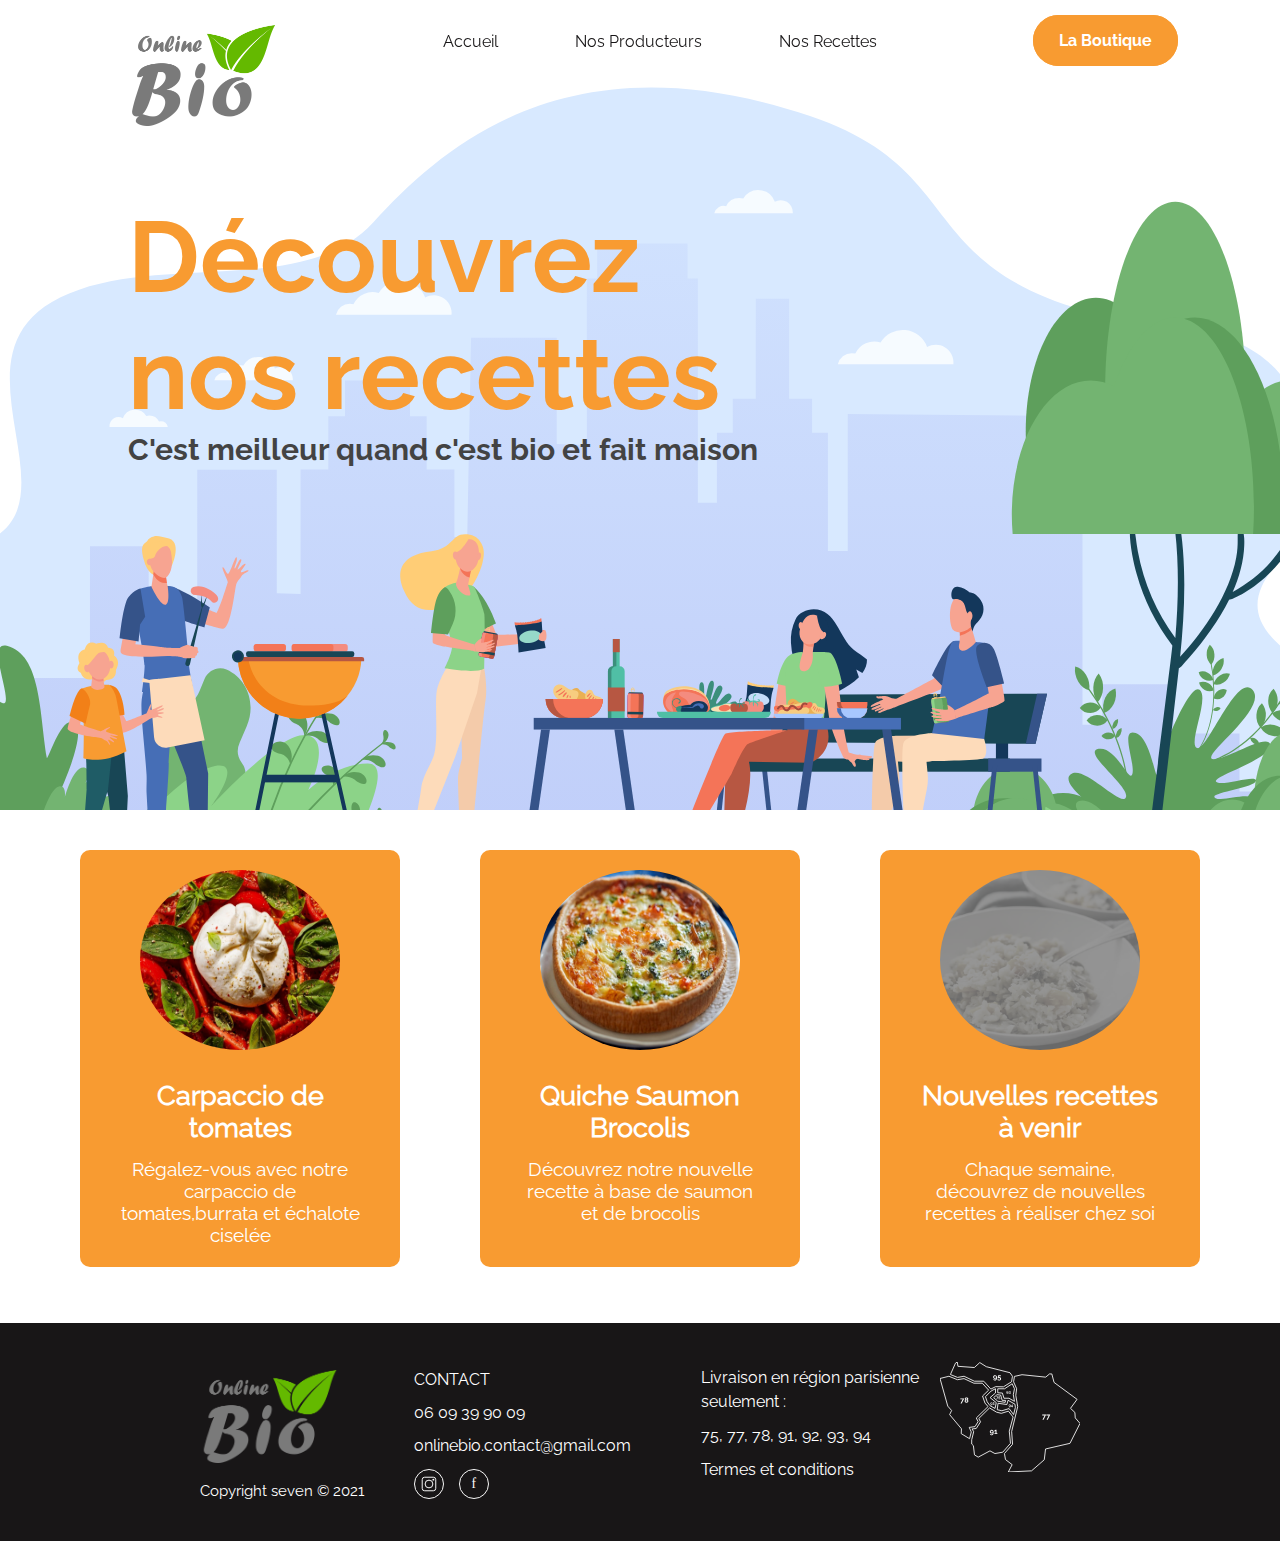
<file: rec.html>
<!DOCTYPE html>
<html lang="fr">

<head>
    <meta charset="UTF-8">
    <meta http-equiv="X-UA-Compatible" content="IE=edge">
    <meta name="viewport" content="width=device-width, initial-scale=1.0">
    <title>Recettes/Online-Bio</title>
    <link rel="stylesheet" href="./css/normalizer.css">
    <link rel="stylesheet" href="./css/style.css">
    <link rel="icon" type="image/png" href="./img/fave_icon_online-bio16.png" sizes="16x16">
    <link rel="icon" type="image/png" href="./img/fave_icon_online-bio32.png" sizes="32x32">

</head>
<body>

    <header>
        <div class="bg-header bg-h-recettes">
            <!-- navbarre -->
            <div id="btn-burger"></div>
            <div id="nav-bar">
                <ul id="menu">
                    <li class="menu-items"><a href="index.html">Accueil</a></li>
                    <li class="menu-items"><a href="prod.html">Nos Producteurs</a></li>
                    <li class="menu-items"><a href="rec.html">Nos Recettes</a></li>
                </ul>
            </div>

            <div id="btn-boutique"><a href="https://www.online-bio.fr/">La Boutique</a></div>
            <!-- contenu header -->
            <div id="div-img-header">
                <img src="./img/Logo_online-bio.png" alt="logo_Online-Bio" id="img-header">
            </div>
            <div id="cont-header">
                <h1>Découvrez<br>nos recettes</h1>
                <p>C'est meilleur quand c'est bio et fait maison</p>
            </div>
        </div>
    </header>
     
    <main>
        <section class="section-cards">
            <div class="cards">
                <div>
                    <a href="rec-carp.html">
                        <img src="./img/Recettes-20210419T063949Z-001/Recettes/capaccio.jpg" alt="photo carpaccio">
                        <h5>Carpaccio de tomates</h5>
                        <p>Régalez-vous avec notre carpaccio de tomates,burrata et échalote ciselée</p>
                    </a>
                </div>
                <div>
                    <a href="rec-qui.html">
                        <img src="./img/Recettes-20210419T063949Z-001/Recettes/Quiche.jpg" alt="photo quiche">
                        <h5>Quiche Saumon Brocolis</h5>
                        <p>Découvrez notre nouvelle recette à base de saumon et de brocolis</p>
                    </a>
                </div>
                <div>
                    <a href="#">
                        <img src="./img/Risotto.jpg" alt="photo risotto" class="grayscale">
                        <h5>Nouvelles recettes à venir</h5>
                        <p>Chaque semaine, découvrez de nouvelles recettes à réaliser chez soi</p>
                    </a>
                </div>
            </div>
        </section>
    </main>
    <footer>
        <ul>
            <li><img src="./img/Logo_online-bio.png" alt="Logo online-bio">
                <p> Copyright seven © 2021 </p>
            </li>
            <ul class="contact">
                <li>CONTACT</li>
                <li>06 09 39 90 09</li>
                <li>onlinebio.contact@gmail.com</li>
                <ul id="icon">
                    <li><a href="https://www.instagram.com/onlinebio_fruitetlegume/"><img
                                src="./img/PICTOGRAMMES/FOOTER/picto-instagram.svg" alt="logo instagram"></a></li>
                    <li><a href="https://www.facebook.com/Onlinebio75/"><img
                                src="./img/PICTOGRAMMES/FOOTER/picto-facebook.svg" alt="logo facebook"></a></li>
                </ul>
            </ul>
            <ul class="livraison">
                <li>Livraison en région parisienne seulement :
                </li>
                <li>75, 77, 78, 91, 92, 93, 94</li>
                <li class="t1"><a href="https://www.online-bio.fr/mentions-legales/">Termes et conditions</a></li>

            </ul>
                <li class="map"><img src="./img/ILLUSTRATIONS/illustration-footer.svg" alt="picto Paris">
                </li>
                <li class="t2"><a href="https://www.online-bio.fr/mentions-legales/">Termes et conditions</a></li>
            </ul>
        </ul>
    </footer>

    <script src="./libs/jquery_min.js"></script>
    <script src="./js/script.js"></script>
</body>
</html>
</file>
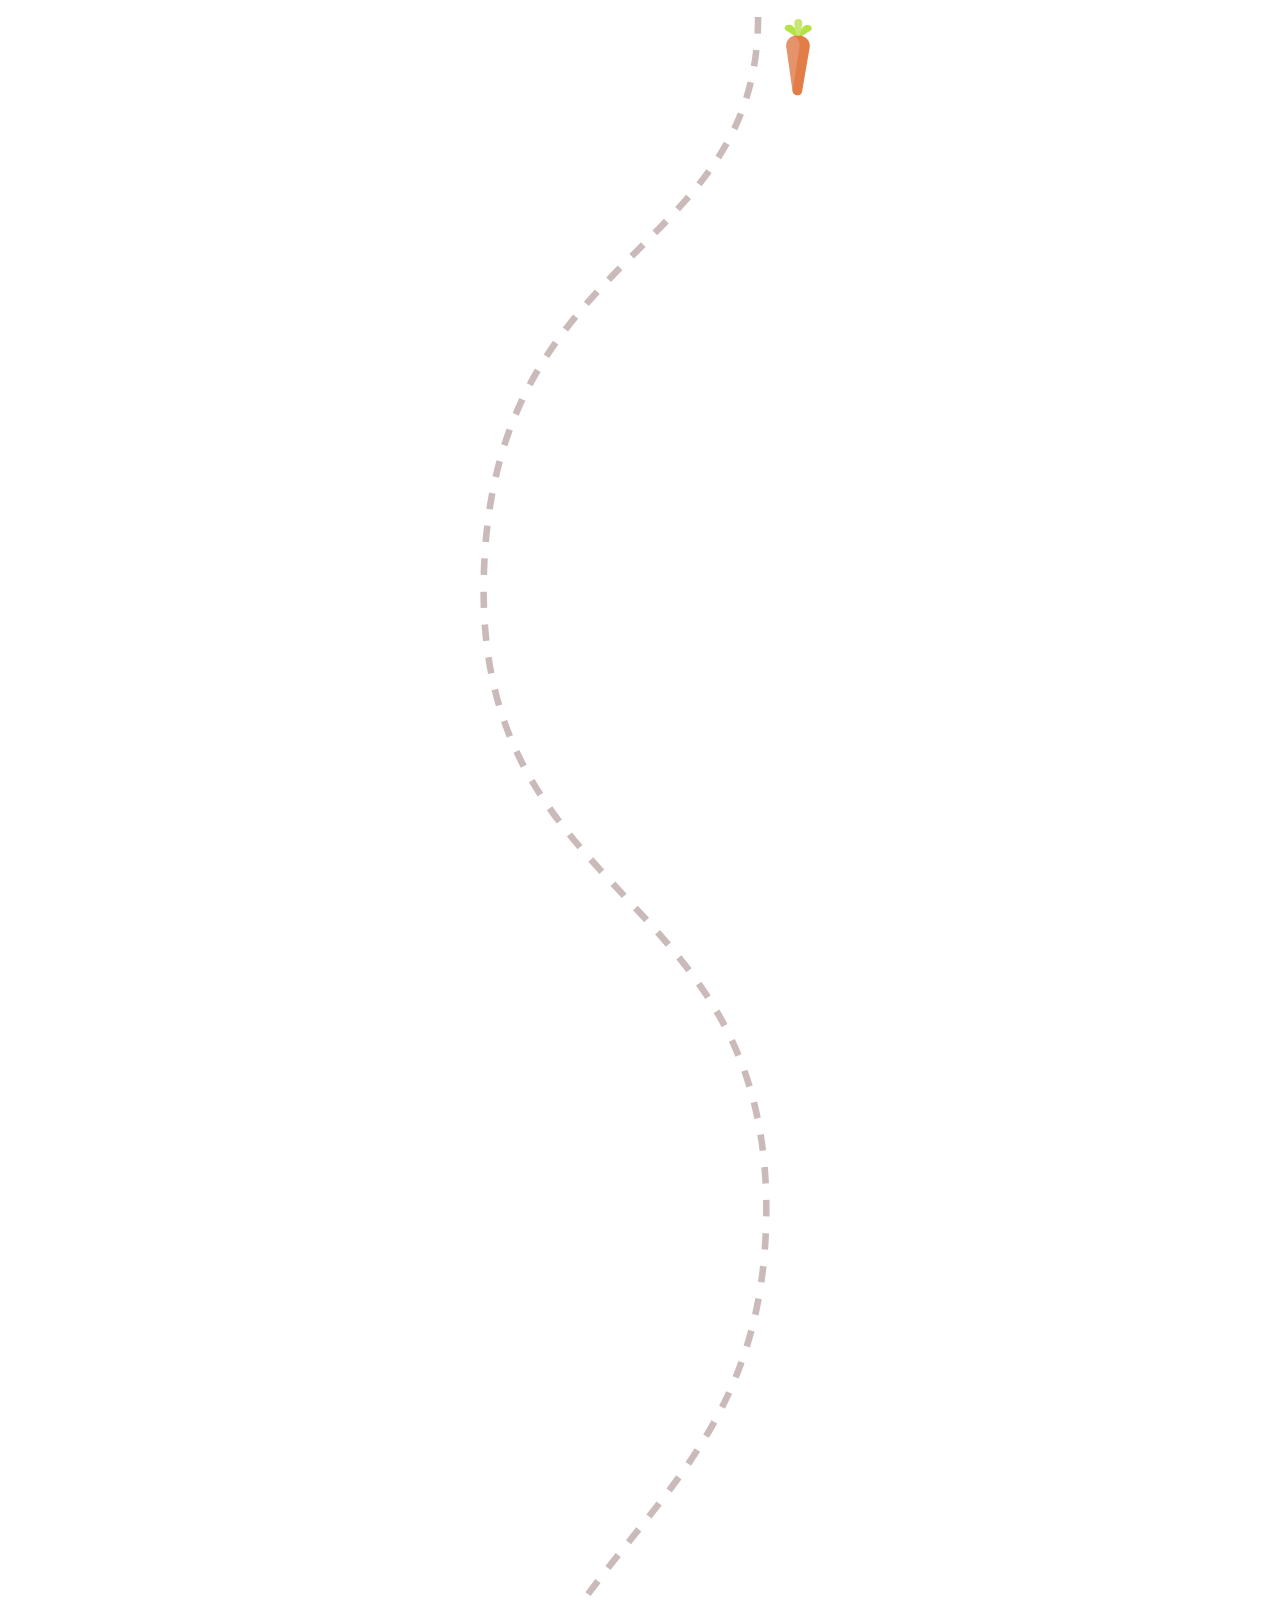
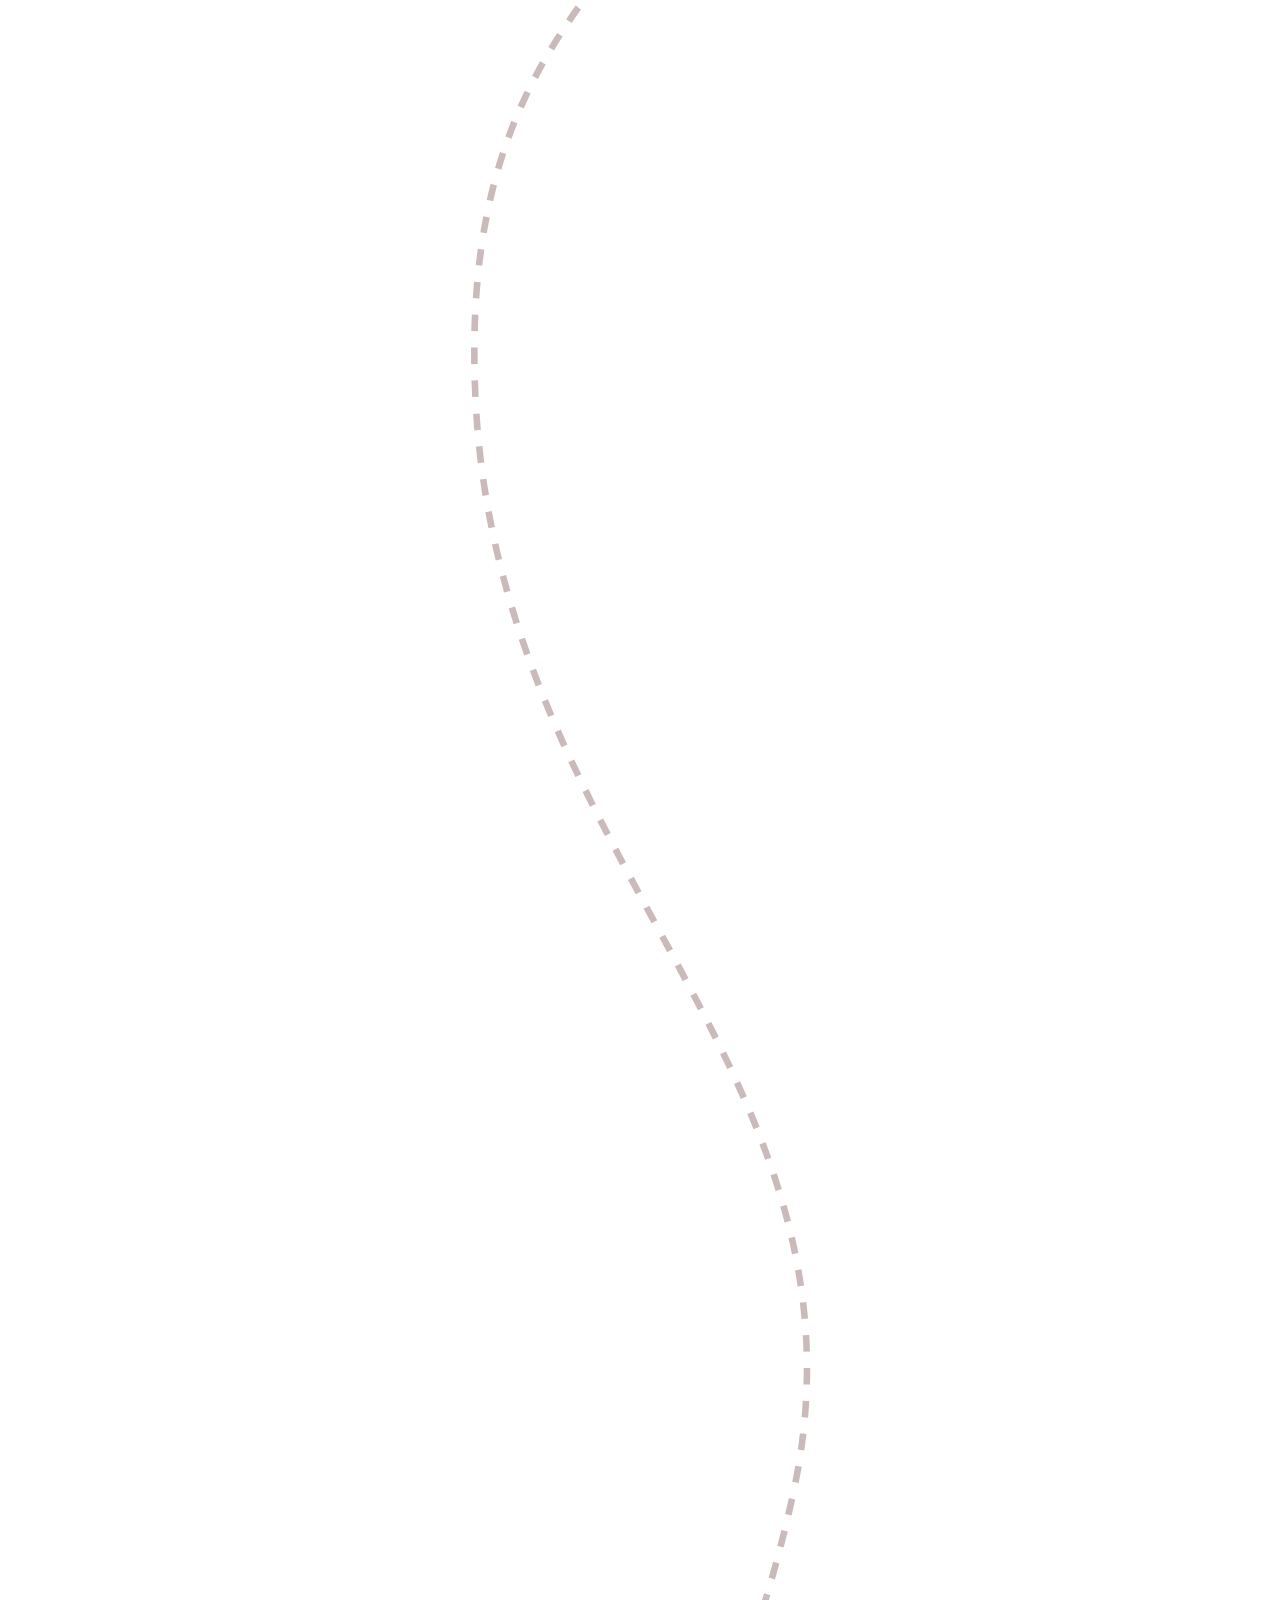
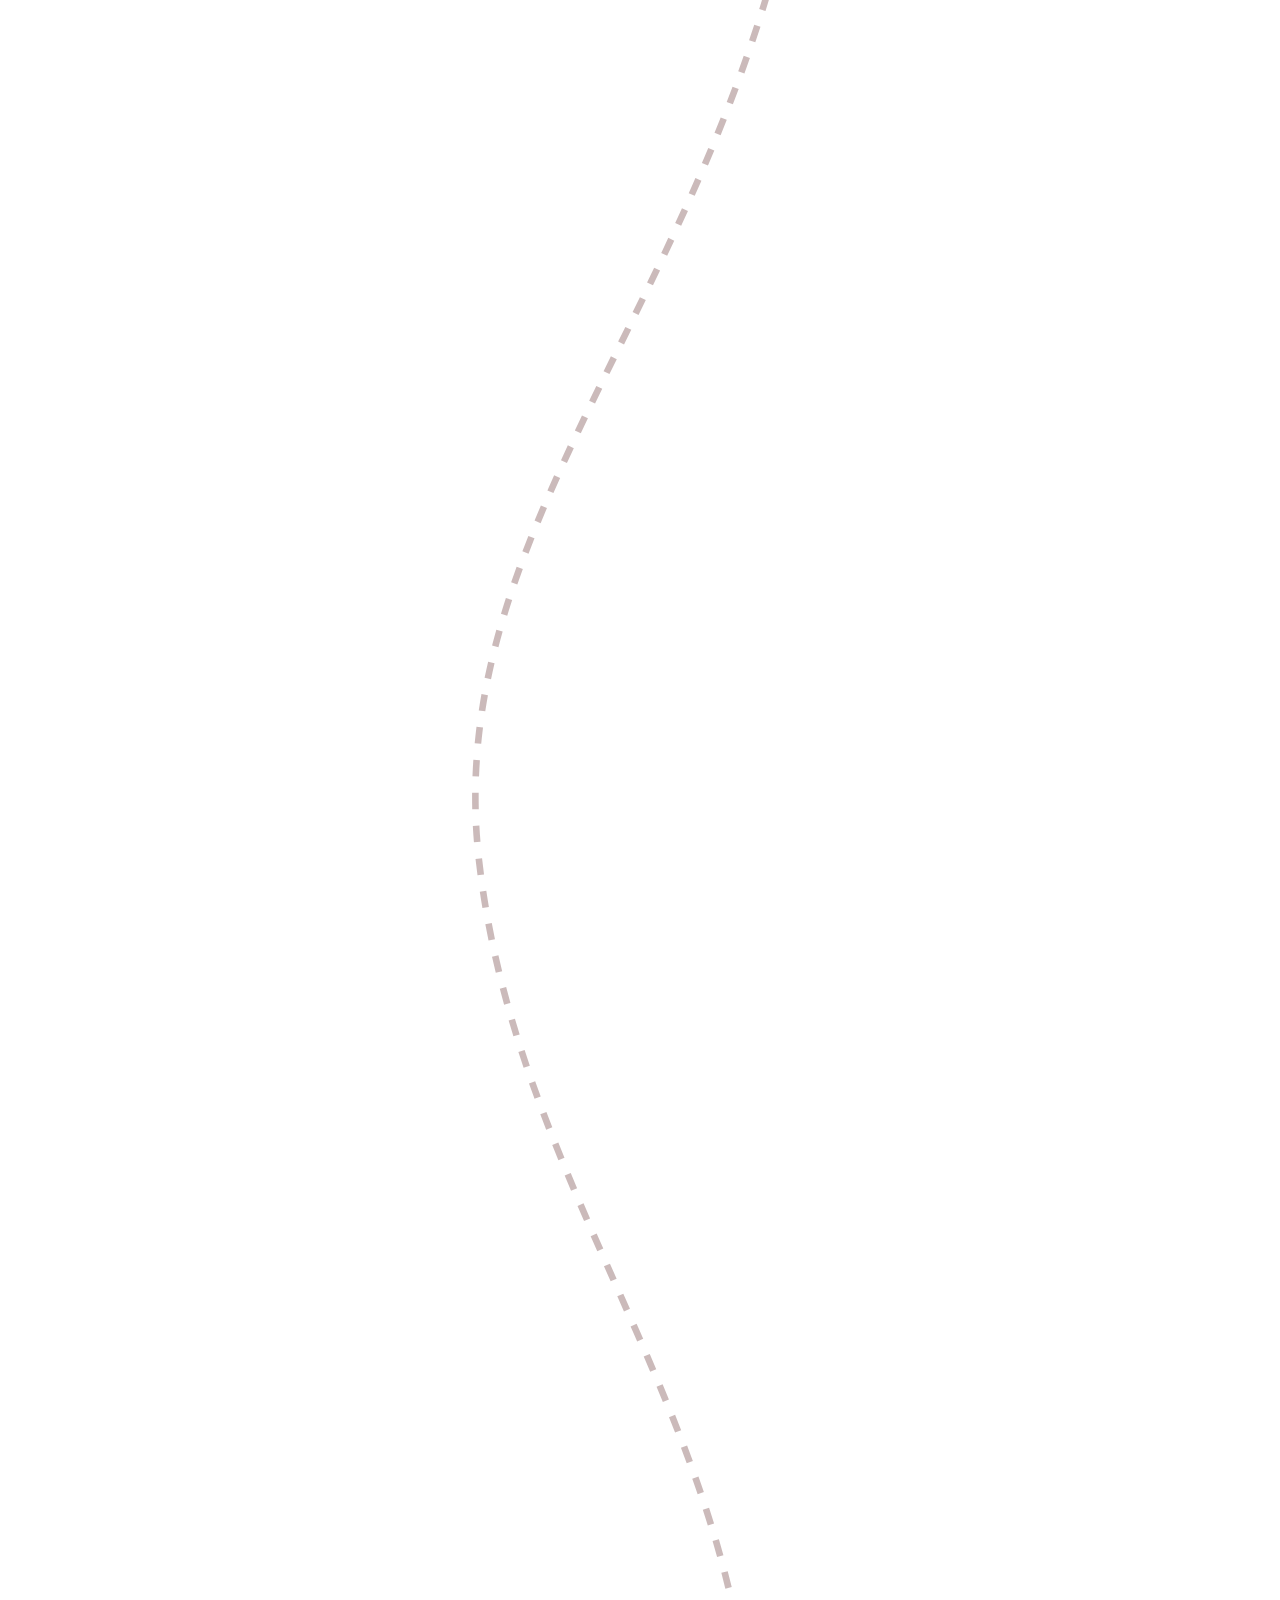
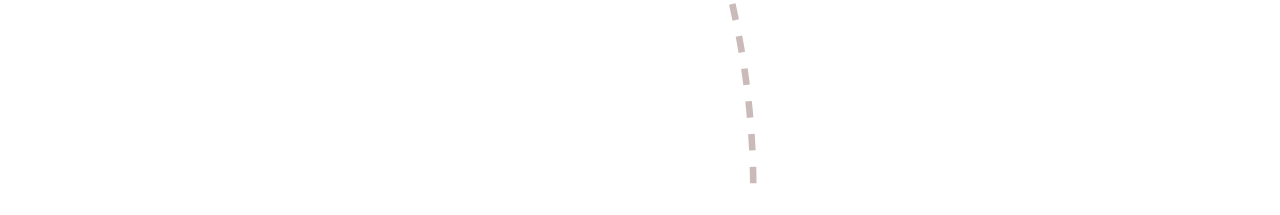
<file: test.html>
<!DOCTYPE html>
<html lang="en">
<head>
    <meta charset="UTF-8">
    <meta http-equiv="X-UA-Compatible" content="IE=edge">
    <meta name="viewport" content="width=device-width, initial-scale=1.0">
    <title>Document</title>
    <link rel="stylesheet" href="./css/style.css">
</head>
<body>

    <!-- <dic id="circle"></dic> -->
    <svg  width="100%" height="555vh" viewbox="0 0 1920 7560" >
        <g id="circle">
        <path class="st0" d="M80,20.5c-3.7,2.3-7.7,4.7-11.4,7.3c-2,1.4-6.7,5.4-7.5,5c-0.8-0.4,0.5-5.8,1.3-7.9c1.3-4,3.5-7.6,6.5-10.6
            c2.6-2.4,7.2-3,10.1-1.3C81.3,14.5,82.8,18.7,80,20.5L80,20.5z"/>
        <path class="st0" d="M41.9,19.9c3.6,2.4,7.6,4.9,11.2,7.6c2,1.5,6.5,5.6,7.3,5.3c0.8-0.4-0.4-5.9-1.1-7.9c-1.2-4-3.3-7.7-6.2-10.7
            c-2.5-2.5-7.1-3.2-10-1.6C40.8,13.9,39.2,18.1,41.9,19.9z"/>
        <path class="st1" d="M67.2,8.8c-0.1,6.2-4.8,24-6.5,24c-1.8,0-5.9-18.1-5.8-24.2c0.2-3.3,3-5.8,6.3-5.6C64.4,2.9,67.1,5.5,67.2,8.8z
            "/>
        <path class="st2" d="M54.2,110.8l10.3-64.5c1.5-6.6-1.3-13.3-7.1-16.8c-1.2-0.7-2.6-0.9-3.9-0.5c-0.9,0.3-1.7,0.6-2.5,1L50.8,30l0,0
            c-6,3.1-9.3,9.8-7.9,16.5l9.4,66.2C53.3,112.5,54.1,111.7,54.2,110.8L54.2,110.8z"/>
        <path class="st3" d="M63.6,28.4L58,28.3c-1.7,0-3.3,0.2-4.9,0.7c7.3,2.6,11.4,10.2,9.7,17.8l-10.5,65.9c0.6,4,4.3,6.8,8.3,6.3
            c3.2-0.4,5.7-2.9,6.2-6L78.2,47c1.9-8.2-3.2-16.3-11.4-18.2C65.8,28.6,64.7,28.4,63.6,28.4z"/>
        </g>
        <path id="path" d="M1139.4,0c0,368.6-404.4,348.1-416.7,850.6s441.2,465.7,428.9,980.4s-478,486.1-441.2,1184.7
	c36.8,698.6,618,1023.8,482.9,1654.5c-134.8,629.1-534.1,973.9-478,1470.6c59,522.8,420.2,870.1,416.7,1419.2" stroke="rgba(194, 174, 174, 0.849)" stroke-dasharray="25" stroke-width="10" fill="transparent"/>
    </svg>
        
    
    
    <script src="./js/animScroll.js"></script>
</body> 
<!-- M 20 0 
        C 20 20, 80 30, 80 60 
        C 80 90, 20 90, 20 120 
        C 20 150, 80 170, 80 200 
        C 80 230, 20 270, 20 300
        C 20 330, 80 370, 80 400
        C 80 430, 20 470, 20 500
        C 20 530, 80 550, 80 580
        C 80 610, 20 670, 20 700 -->
<path class="st0" d=""/>
</file>
<file: css/style.css>
:root {
  --gris: #434343;
  --orange: #f89b31;
  --black: #181617;
}

@font-face {
  font-family: "Rale";
  src: url(../fonts/Raleway/static/Raleway-Regular.ttf);
}

@font-face {
  font-family: "RaleB";
  src: url(../fonts/Raleway/static/Raleway-Bold.ttf);
}

body {
  font-family: "Rale", Tahoma, Geneva, Verdana, sans-serif;
  position: relative;
}

/* header */

/* navbar */

#btn-burger {
  display: none;
}

#nav-bar {
  position: fixed;
  z-index: 3;
  top: 0;
  width: 100vw;
  display: flex;
  justify-content: center;
  background-color: transparent;
  transition: 0.3s ease-in-out;
  -webkit-transition: 0.3s ease-in-out;
  -moz-transition: 0.3s ease-in-out;
  -ms-transition: 0.3s ease-in-out;
  -o-transition: 0.3s ease-in-out;
}

#menu {
  display: flex;
}

#menu li {
  list-style: none;
  margin: 1rem 3vw;
}

#menu li a {
  text-decoration: none;
  font-family: "Rale", Tahoma, Geneva, Verdana, sans-serif;
  color: var(--black);
}

#menu li a:hover {
  color: var(--orange);
  border-bottom: 2px solid var(--orange);
}

#btn-boutique {
  position: fixed;
  top: 31px;
  right: 8vw;
  z-index: 4;
}

#btn-boutique a {
  padding: 14px 24px;
  color: white;
  background-color: var(--orange);
  border: 2px solid var(--orange);
  border-radius: 30px;
  -webkit-border-radius: 30px;
  -moz-border-radius: 30px;
  -ms-border-radius: 30px;
  -o-border-radius: 30px;
  text-decoration: none;
  font-family: "RaleB", Tahoma, Geneva, Verdana, sans-serif;
  transition: 0.3s ease-in-out;
  -webkit-transition: 0.3s ease-in-out;
  -moz-transition: 0.3s ease-in-out;
  -ms-transition: 0.3s ease-in-out;
  -o-transition: 0.3s ease-in-out;
}

#btn-boutique a:visited {
  text-decoration: none;
  color: white;
}

#btn-boutique a:hover {
  color: var(--orange);
  background-color: white;
}

@media (max-width: 992px) {
  #btn-boutique {
    right: 3vw;
  }

  #btn-boutique a {
    padding: 7px 12px;
  }
}

@media (max-width: 768px) {
  #btn-burger {
    display: block;
    width: 40px;
    height: 40px;
    position: fixed;
    top: 20px;
    left: 20px;
    z-index: 4;
    background: url(../img/icon_burger.svg);
  }

  #btn-burger.is-closed {
    background: url(../img/icon_burger.svg);
  }

  #btn-burger.is-opened {
    background: url(../img/icon_croix.svg);
  }

  #menu {
    margin-left: 50px;
  }

  #menu li {
    margin: 50px 0;
  }

  #menu li a {
    font-size: 2rem;
  }

  #nav-bar {
    display: block;
    transition: transform 0.8s ease-in-out;
    transform: translateY(-120%);
    -webkit-transform: translateY(-120%);
    -moz-transform: translateY(-120%);
    -ms-transform: translateY(-120%);
    -o-transform: translateY(-120%);
    -webkit-transition: transform 0.8s ease-in-out;
    -moz-transition: transform 0.8s ease-in-out;
    -ms-transition: transform 0.8s ease-in-out;
    -o-transition: transform 0.8s ease-in-out;
  }

  #nav-bar.isOpen {
    transform: translateY(0);
    -webkit-transform: translateY(0);
    -moz-transform: translateY(0);
    -ms-transform: translateY(0);
    -o-transform: translateY(0);
  }

  #menu {
    display: block;
  }

  #btn-boutique {
    top: 30px;
    right: 5vw;
  }
}

@media (max-width: 576px) {
  #nav-bar {
    height: 315px;
  }

  #btn-boutique {
    z-index: 2;
  }
}

@media (max-width: 338px) {
  #nav-bar {
    height: 388px;
  }
}

@media (max-width: 287px) {
  #nav-bar {
    height: 428px;
  }
}

/* contenu header */
.bg-header {
  width: 100%;
  height: 90vh;
  background-image: url(../img/illustration_home_onlinebio.jpg);
  background-size: cover;
  background-position: center;
}

.bg-h-recettes {
  background-image: url(../img/illustration_recette.svg);
  background-size: cover;
  background-position: center;
}

.bg-h-rec-quiche {
  background-image: url(../img/illustration-recettequiche-V2.jpg);
  background-size: cover;
  background-position: center;
}

.bg-h-rec-carpaccio {
  background-image: url(../img/illustration-recettecarpaccio-V2.jpg);
  background-size: cover;
  background-position: center;
}

.bg-h-prods {
  background-image: url(../img/illustration-producteurs.svg);
  background-size: cover;
  background-position: center;
}

#img-header {
  position: absolute;
  top: -26px;
  left: 8rem;
  width: 150px;
  z-index: 2;
}

#cont-header {
  width: 801px;
  position: relative;
  top: 22vh;
  left: 8rem;
  margin: 0;
}

header h1 {
  color: var(--orange);
  font-family: "RaleB", Tahoma, Geneva, Verdana, sans-serif;
  font-size: 100px;
  margin: 0;
}

header p {
  color: var(--gris);
  font-family: "RaleB", Tahoma, Geneva, Verdana, sans-serif;
  font-size: 30px;
  margin: 0;
}

@media (max-width: 992px) {
  #img-header {
    left: 4rem;
  }

  #cont-header {
    width: 641px;
    left: 8rem;
  }

  header h1 {
    font-size: 80px;
  }

  header p {
    font-size: 24px;
  }
}

@media (max-width: 768px) {
  #img-header {
    position: relative;
    left: 0;
  }

  #div-img-header {
    width: 100%;
    display: flex;
    justify-content: space-around;
  }

  #cont-header {
    left: 4rem;
    width: 500px;
  }

  header h1 {
    font-size: 70px;
  }

  header p {
    font-size: 21px;
  }
}

@media (max-width: 576px) {
  #img-header {
    width: 100px;
    left: -40px;
  }

  #cont-header {
    width: 317px;
    left: 4rem;
  }

  header h1 {
    font-size: 50px;
  }

  header p {
    font-size: 15px;
  }
}

@media (max-width: 400px) {
  .bg-header {
    height: 60vh;
  }

  #cont-header {
    width: 254px;
    top: 15vw;
    left: 2rem;
  }

  header h1 {
    font-size: 40px;
  }

  header p {
    font-size: 12px;
  }
}

@media (max-width: 338px) {
  #img-header {
    top: -6px;
    width: 70px;
  }

  #cont-header {
    width: 235px;
    left: 2rem;
  }

  header h1 {
    font-size: 30px;
  }

  header p {
    font-size: 9px;
  }
}

/* ******** Home-Sect1 ********** */

#home-sect1 h2 {
  text-align: center;
  padding-top: 2%;
  font-size: 3.4rem;
}
#home-sect1 h3 {
  padding: 20px 0 0;
  font-size: 2rem;
  color: var(--orange);
  text-align: center;
}
.grid-picto h4 {
  font-size: 1.8rem;
  color: var(--orange);
  padding: 0;
  margin: 0;
}
.grid-picto p {
  font-weight: bold;
  text-align: start;
  font-size: 1.2rem;
  color: black;
  padding: 0;
  margin: 0;
}
#agribio p {
  text-align: center;
  margin-left: 5%;
}
#home-sect1 .picto-agri {
  display: flex;
}
#home-sect1 .grid-picto {
  display: grid;
  align-items: center;
  grid-template-columns: repeat(4, 1fr);
  grid-auto-rows: 150px;
  margin: 0 23% 3% 20%;
}
.picto-bio1 {
  grid-column: 1;
  grid-row: 1;
}
.picto-bio2 {
  grid-column: 1;
  grid-row: 2;
}
.picto-bio3 {
  grid-column: 1;
  grid-row: 3;
}
.picto-bio4 {
  grid-column: 1;
  grid-row: 4;
}
.leg-bio1 {
  grid-column: 2;
  grid-row: 1;
}
.leg-bio2 {
  grid-column: 2;
  grid-row: 2;
}
.leg-bio3 {
  grid-column: 2;
  grid-row: 3;
}
.leg-bio4 {
  grid-column: 2;
  grid-row: 4;
}
#agribio {
  grid-column: 4;
  grid-row: 2;
}
#home-sect1 .tete {
  border: 1px solid var(--orange);
  width: 76%;
  height: 20vh;
  border-radius: 24px;
  margin: 3% 12% 20px 12%;
  display: flex;
  align-items: center;
}
#home-sect1 .tete img {
  padding-left: 5%;
}
#home-sect1 .tete p {
  color: var(--gris);
  font-size: 2rem;
}
#home-sect1 {
  width: 100%;
  height: auto;
}
#home-sect1 img {
  width: 120px;
  padding-right: 10px;
}
#agribio img {
  width: 750px;
}

@media screen and (max-width: 1440px) {
  #home-sect1 h2 {
    font-size: 3em;
  }
  #home-sect1 .grid-picto {
    margin: 0 6% 0 12%;
  }
}
@media screen and (max-width: 1200px) {
  #home-sect1 h2 {
    font-size: 2.7em;
    padding: 0 5%;
  }
  #home-sect1 .grid-picto {
    margin: 0 10% 0 12%;
  }
  #agribio img {
    width: 700px;
  }
}
@media screen and (max-width: 1200px) {
  #home-sect1 h2 {
    font-size: 2.7em;
    padding: 3% 5% 0 5%;
  }
  #home-sect1 .grid-picto {
    margin: 0 10% 0 12%;
  }
  #agribio img {
    width: 600px;
  }
  #home-sect1 .tete p {
    font-size: 1.8rem;
  }
}
@media screen and (max-width: 1024px) {
  #home-sect1 .grid-picto {
    margin: 0 10% 0 9%;
  }
  #agribio img {
    width: 500px;
  }
  #agribio p {
    margin-right: 20%;
  }
  #home-sect1 .tete p {
    font-size: 1.7rem;
  }
}
@media screen and (max-width: 850px) {
  #home-sect1 h2 {
    font-size: 2.7em;
    padding: 3% 5% 0 5%;
  }
  #home-sect1 .grid-picto {
    margin: 0 5% 0 1%;
  }
  #agribio img {
    padding-top: 5%;
    width: 480px;
  }
  #home-sect1 .tete p {
    font-size: 1.6rem;
  }
}
@media screen and (max-width: 768px) {
  #home-sect1 .grid-picto {
    margin: 0 9% 0 14%;
    grid-auto-rows: auto;
  }
  .picto-bio1 {
    grid-column: 1;
    grid-row: 1;
  }
  .picto-bio2 {
    grid-column: 3;
    grid-row: 1;
  }
  .picto-bio3 {
    grid-column: 1;
    grid-row: 2;
  }
  .picto-bio4 {
    grid-column: 3;
    grid-row: 2;
  }
  .leg-bio1 {
    grid-column: 2;
    grid-row: 1;
  }
  .leg-bio2 {
    grid-column: 4;
    grid-row: 1;
  }
  .leg-bio3 {
    grid-column: 2;
    grid-row: 2;
  }
  .leg-bio4 {
    grid-column: 4;
    grid-row: 2;
  }
  #agribio {
    grid-column: 1/4;
    grid-row: 3;
  }
  #agribio p {
    margin: 0 0 3% 10%;
  }
  #home-sect1 .tete p {
    font-size: 1.5rem;
  }
  #home-sect1 .tete img {
    width: 100px;
    padding-left: 2%;
  }
}
@media screen and (max-width: 650px) {
  #home-sect1 .grid-picto {
    margin: 0 3% 0 3%;
    grid-auto-rows: auto;
  }
  #home-sect1 h2 {
    font-size: 2.3em;
  }
  #agribio img {
    padding-left: 20%;
    width: 400px;
  }
  #home-sect1 .tete {
    height: 30vh;
  }
  #agribio p {
    margin: 0 0 3% 34%;
  }
}
@media screen and (max-width: 615px) {
  #home-sect1 .grid-picto {
    margin: 0 20% 0 20%;
  }

  .picto-bio1 {
    grid-column: 1;
    grid-row: 1;
  }
  .picto-bio2 {
    grid-column: 1;
    grid-row: 2;
  }
  .picto-bio3 {
    grid-column: 1;
    grid-row: 3;
  }
  .picto-bio4 {
    grid-column: 1;
    grid-row: 4;
  }
  .leg-bio1 {
    grid-column: 2;
    grid-row: 1;
  }
  .leg-bio2 {
    grid-column: 2;
    grid-row: 2;
  }
  .leg-bio3 {
    grid-column: 2;
    grid-row: 3;
  }
  .leg-bio4 {
    grid-column: 2;
    grid-row: 4;
  }
  #agribio {
    grid-column: 1/3;
    grid-row: 5;
  }
  #agribio p {
    margin: 0 0 3% 20%;
  }
  #agribio img {
    padding: 0;
    width: 350px;
  }
}
@media screen and (max-width: 500px) {
  #home-sect1 .grid-picto {
    margin: 0 10% 0 15%;
  }
  #home-sect1 .tete {
    height: 35vh;
  }
}
@media screen and (max-width: 425px) {
  #home-sect1 .grid-picto {
    margin: 0 10% 0 10%;
  }
  #home-sect1 .tete p {
    font-size: 1.2rem;
  }
  #agribio img {
    width: 300px;
  }
}
@media screen and (max-width: 375px) {
  #agribio img {
    width: 285px;
  }
  #agribio p {
    margin: 0 0 3% 1%;
  }
}
@media screen and (max-width: 340px) {
  #home-sect1 .tete p {
    font-size: 1rem;
  }
  #agribio img {
    width: 250px;
  }
  #agribio2 img {
    width: 250px;
  }
  #agribio p {
    margin: 0 0 3% 15%;
  }
}

@media screen and (max-width: 310px) {
  #home-sect1 .tete img {
    width: 85px;
  }
}

/* ******** Home-Sect2 ********** */

#home-sect2 h2 {
  text-align: center;
  padding-top: 2%;
  font-size: 3.5rem;
}
#home-sect2 h3 {
  padding: 40px 0 10px;
  font-size: 2rem;
  color: var(--orange);
  text-align: center;
}
.grid-picto2 h4 {
  font-size: 1.4rem;
  color: var(--orange);
  padding: 0;
  margin: 0;
}
.grid-picto2 p {
  font-weight: bold;
  text-align: start;
  font-size: 1.2rem;
  color: black;
  padding: 0;
  margin: 0;
}
#agribio2 p {
  text-align: center;
  margin-left: 15%2;
}
#home-sect2 .picto-agri1 {
  display: flex;
}
#home-sect2 .grid-picto2 {
  display: grid;
  align-items: center;
  grid-template-columns: repeat(4, 1fr);
  grid-auto-rows: 150px;
  margin: 0 23% 3% 20%;
}
.picto-bio11 {
  grid-column: 3;
  grid-row: 1;
}
.picto-bio21 {
  grid-column: 3;
  grid-row: 2;
}
.picto-bio31 {
  grid-column: 3;
  grid-row: 3;
}

.leg-bio11 {
  grid-column: 4;
  grid-row: 1;
}
.leg-bio21 {
  grid-column: 4;
  grid-row: 2;
}
.leg-bio31 {
  grid-column: 4;
  grid-row: 3;
}

#agribio2 {
  grid-column: 1;
  grid-row: 2;
}

#home-sect2 {
  background-color: #f89b313d;
  width: 100%;
  height: auto;
  padding-bottom: 2rem;
}
#home-sect2 img {
  width: 120px;
  padding-right: 10px;
}
#agribio2 img {
  width: 750px;
}

@media screen and (max-width: 1440px) {
  #home-sect2 h2 {
    font-size: 3em;
  }
  #home-sect2 .grid-picto2 {
    margin: 0 6% 0 12%;
  }
}
@media screen and (max-width: 1200px) {
  #home-sect2 h2 {
    font-size: 2.7em;
    padding: 0 5%;
  }
  #home-sect2 .grid-picto2 {
    margin: 0 10% 0 9%;
  }
  #agribio2 img {
    width: 600px;
  }
}

@media screen and (max-width: 1024px) {
  #home-sect2 .grid-picto2 {
    margin: 0 10% 0 6%;
  }
  #agribio2 img {
    width: 500px;
  }
  #agribio2 p {
    margin-right: 20%;
  }
}
@media screen and (max-width: 850px) {
  #home-sect2 h2 {
    font-size: 2.7em;
    padding: 3% 5% 0 5%;
  }
  #home-sect2 .grid-picto2 {
    margin: 0 5% 0 1%;
  }
  #agribio2 img {
    padding-top: 5%;
    width: 470px;
  }
}
@media screen and (max-width: 768px) {
  #home-sect2 .grid-picto2 {
    margin: 0 9% 0 14%;
    grid-auto-rows: auto;
  }
  .picto-bio11 {
    grid-column: 1;
    grid-row: 1;
  }
  .picto-bio21 {
    grid-column: 3;
    grid-row: 1;
  }
  .picto-bio31 {
    grid-column: 1;
    grid-row: 2;
  }
  .leg-bio11 {
    grid-column: 2;
    grid-row: 1;
  }
  .leg-bio21 {
    grid-column: 4;
    grid-row: 1;
  }
  .leg-bio31 {
    grid-column: 2;
    grid-row: 2;
  }

  #agribio2 {
    grid-column: 1/4;
    grid-row: 3;
  }
  #agribio2 p {
    margin: 0 0 3% 10%;
  }
}
@media screen and (max-width: 650px) {
  #home-sect2 .grid-picto2 {
    margin: 0 3% 0 3%;
    grid-auto-rows: auto;
  }
  #home-sect2 h2 {
    font-size: 2.3em;
  }
  #agribio2 img {
    padding-left: 20%;
    width: 400px;
  }
  #agribio2 p {
    margin: 0 0 3% 34%;
  }
}
@media screen and (max-width: 615px) {
  #home-sect2 .grid-picto2 {
    margin: 0 20% 0 20%;
  }

  .picto-bio11 {
    grid-column: 1;
    grid-row: 1;
  }
  .picto-bio21 {
    grid-column: 1;
    grid-row: 2;
  }
  .picto-bio31 {
    grid-column: 1;
    grid-row: 3;
  }
  .leg-bio11 {
    grid-column: 2;
    grid-row: 1;
  }
  .leg-bio21 {
    grid-column: 2;
    grid-row: 2;
  }
  .leg-bio31 {
    grid-column: 2;
    grid-row: 3;
  }
  #agribio2 {
    grid-column: 1/3;
    grid-row: 5;
  }
  #agribio2 p {
    margin: 0 0 3% 20%;
  }
  #agribio2 img {
    padding: 0;
    width: 350px;
  }
}
@media screen and (max-width: 500px) {
  #home-sect2 .grid-picto2 {
    margin: 0 10% 0 15%;
  }
}
@media screen and (max-width: 425px) {
  #home-sect2 .grid-picto2 {
    margin: 0 10% 0 10%;
  }
  #agribio2 img {
    width: 300px;
  }
}
@media screen and (max-width: 375px) {
  #agribio2 img {
    width: 285px;
  }
}
@media screen and (max-width: 340px) {
  #agribio2 p {
    margin: 0 0 3% 5%;
  }
  #home-sect1 h2 {
    font-size: 2.2em;
  }
  #home-sect2 .grid-picto2 {
    margin: 0 1% 0 1%;
  }
  #home-sect1 .grid-picto {
    margin: 0 1% 0 1%;
  }
  #agribio2 img {
    width: 250px;
  }
  #home-sect1 .tete {
    width: 85%;
    margin: 3% 12% 20px 8%;
  }
}

/* page nos producteurs */

#h2-prod {
  color: var(--black);
  font-family: "Rale", Tahoma, Geneva, Verdana, sans-serif;
  font-size: 40px;
  margin: 3rem 8rem;
}

@media (max-width: 992px) {
  #h2-prod {
    font-size: 30px;
  }
}

@media (max-width: 768px) {
  #h2-prod {
    margin: 3rem 4rem;
    font-size: 25px;
  }
}

@media (max-width: 576px) {
  #h2-prod {
    font-size: 16px;
  }
}

.cont-cards-prod {
  display: flex;
  margin: 0 8rem 3rem 8rem;
  justify-content: space-between;
}

@media (max-width: 1200px) {
  .cont-cards-prod {
    display: none;
  }
}

.cards-prod {
  width: 25vw;
  transition: 0.3s ease-in-out;
  -webkit-transition: 0.3s ease-in-out;
  -moz-transition: 0.3s ease-in-out;
  -ms-transition: 0.3s ease-in-out;
  -o-transition: 0.3s ease-in-out;
}

.cards-prod:hover {
  box-shadow: 0 0 17px -2px black;
  transform: scale(1.02);
  -webkit-transform: scale(1.02);
  -moz-transform: scale(1.02);
  -ms-transform: scale(1.02);
  -o-transform: scale(1.02);
}

.cards-prod a {
  text-decoration: none;
}

.cards-prod a img {
  width: 100%;
}

.grayscale {
  filter: grayscale(80%) contrast(20%);
  -webkit-filter: grayscale(80%) contrast(20%);
}

.cards-prod a h2 {
  color: var(--orange);
  font-family: "RaleB", Tahoma, Geneva, Verdana, sans-serif;
  font-size: 30px;
  margin-bottom: 0;
}

.cards-prod a p {
  color: var(--black);
  font-size: 20px;
  margin-top: 0;
}

/* ************** Section cards ******** */

.section-cards .cards {
  text-align: center;
  display: flex;
  flex-wrap: wrap;
  align-items: stretch;
  justify-content: center;
  flex-direction: row;
}

.section-cards .cards div {
  display: block;
  align-items: center;
  justify-content: center;
  margin: 0 44px 0 44px;
  background-color: var(--orange);
  height: auto;
  width: 320px;
  border-radius: 10px;
  transition: 0.3s ease-in-out;
  -webkit-transition: 0.3s ease-in-out;
  -moz-transition: 0.3s ease-in-out;
  -ms-transition: 0.3s ease-in-out;
  -o-transition: 0.3s ease-in-out;
  margin: 40px;
  padding-bottom: 1rem;
}

.section-cards .cards div a {
  text-decoration: none;
}

.section-cards .cards img {
  height: 180px;
  width: 200px;
  border-radius: 50%;
  margin-top: 20px;
}

.section-cards .cards h5,
.section-cards .cards p {
  padding: 5px 40px;
  color: white;
}

.section-cards p {
  font-size: 1.2rem;
  margin: 0;
}

.section-cards h5 {
  margin: 20px 0 5px 0;
  font-size: 1.7rem;
}

.section-cards .cards div:hover {
  box-shadow: 0 0 17px -2px black;
  transform: scale(1.02);
  -webkit-transform: scale(1.02);
  -moz-transform: scale(1.02);
  -ms-transform: scale(1.02);
  -o-transform: scale(1.02);
}

@media (max-width: 479px) {
  .section-cards .cards div {
    margin: 20px 0;
  }
}

/******** Section Rec-carp et rec-quiche ********* */
.rec-carp .ingre img {
  height: 100px;
}

.rec-carp .ingre div {
  width: 150px;
  text-align: center;
}

.rec-carp .ingre {
  display: grid;
  grid-template-columns: repeat(7, 1fr);
  grid-gap: 10px;
  margin: 0 12% 0 12%;
}

.ingre1 {
  grid-column: 1;
  grid-row: 1;
}

.ingre2 {
  grid-column: 2;
  grid-row: 1;
}

.ingre3 {
  grid-column: 3;
  grid-row: 1;
}

.ingre4 {
  grid-column: 4;
  grid-row: 1;
}

.ingre5 {
  grid-column: 5;
  grid-row: 1;
}

.ingre6 {
  grid-column: 6;
  grid-row: 1;
}

.ingre7 {
  grid-column: 7;
  grid-row: 1;
}

.rec-carp p {
  color: rgb(0, 0, 0);
  padding: 0;
  text-align: center;
  font-size: 20px;
}

.rec-carp h1 {
  color: var(--gris);
  text-align: center;
  font-size: 3.25rem;
}

.rec-carp h2 {
  color: var(--orange);
  font-size: 40px;
  margin-left: 12%;
}

.rec-carp h3 {
  color: var(--gris);
  font-size: 25px;
  margin: 0 4% 0 12%;
}

.rec-carp h3 img {
  height: 20px;
  padding-right: 5px;
}

.consigne p {
  font-size: 20px;
  text-align: start;
  padding: 0 12% 0 12%;
}

.panier {
  background-color: var(--orange);
  width: 76%;
  height: 330px;
  border-radius: 24px;
  margin: 5% 12% 75px 12%;
  display: flex;
  align-items: center;
}

.panier img {
  height: 200px;
  padding-left: 20%;
}

.panier h2 {
  color: white;
}

#btn-boutique-recette a {
  padding: 14px 24px;
  color: var(--orange);
  background-color: white;
  border: 2px solid white;
  border-radius: 30px;
  -webkit-border-radius: 30px;
  -moz-border-radius: 30px;
  -ms-border-radius: 30px;
  -o-border-radius: 30px;
  text-decoration: none;
  font-family: "RaleB", Tahoma, Geneva, Verdana, sans-serif;
  transition: 0.3s ease-in-out;
  -webkit-transition: 0.3s ease-in-out;
  -moz-transition: 0.3s ease-in-out;
  -ms-transition: 0.3s ease-in-out;
  -o-transition: 0.3s ease-in-out;
}

#btn-boutique-recette a:visited {
  text-decoration: none;
  color: var(--orange);
}

#btn-boutique-recette a:hover {
  color: white;
  background-color: #f48019;
}

.rec-carp .btq {
  display: block;
  padding: 0 5%;
}

.rec-carp .btq h2 {
  font-size: 3.2rem;
  margin: 0 0 50px 0;
}

@media screen and (max-width: 1524px) {
  .rec-carp .btq h2 {
    font-size: 2.8rem;
  }

  .rec-carp .ingre img {
    height: 90px;
  }

  .rec-carp .ingre {
    display: grid;
    grid-template-columns: repeat(4, 1fr);
    grid-gap: 10px;
    margin: 0 12% 0 12%;
  }

  .ingre1 {
    grid-column: 1;
    grid-row: 1;
  }

  .ingre2 {
    grid-column: 2;
    grid-row: 1;
  }

  .ingre3 {
    grid-column: 3;
    grid-row: 1;
  }

  .ingre4 {
    grid-column: 4;
    grid-row: 1;
  }

  .ingre5 {
    grid-column: 1;
    grid-row: 2;
  }

  .ingre6 {
    grid-column: 2;
    grid-row: 2;
  }

  .ingre7 {
    grid-column: 3;
    grid-row: 2;
  }

  .panier img {
    height: 190px;
    padding-left: 18%;
  }
}

@media screen and (max-width: 1100px) {
  .rec-carp .ingre div {
    width: 100px;
  }

  .rec-carp .btq h2 {
    font-size: 2.5rem;
  }

  .panier img {
    height: 170px;
    padding-left: 15%;
  }
}

@media screen and (max-width: 768px) {
  .rec-carp .ingre div {
    width: 100px;
  }

  .rec-carp .btq h2 {
    font-size: 1.8rem;
  }

  .rec-carp .ingre {
    display: grid;
    grid-template-columns: repeat(3, 1fr);
    grid-gap: 10px;
    margin: 0 12% 0 12%;
    padding-left: 50px;
  }

  .ingre1 {
    grid-column: 1;
    grid-row: 1;
  }

  .ingre2 {
    grid-column: 2;
    grid-row: 1;
  }

  .ingre3 {
    grid-column: 3;
    grid-row: 1;
  }

  .ingre4 {
    grid-column: 1;
    grid-row: 2;
  }

  .ingre5 {
    grid-column: 2;
    grid-row: 2;
  }

  .ingre6 {
    grid-column: 1;
    grid-row: 3;
  }

  .ingre7 {
    grid-column: 2;
    grid-row: 3;
  }

  .panier img {
    height: 150px;
    padding-left: 13%;
  }
}

@media screen and (max-width: 500px) {
  .rec-carp .ingre div {
    width: 90px;
  }

  .rec-carp .btq h2 {
    font-size: 1.5rem;
  }

  .panier img {
    height: 130px;
    padding-left: 10%;
  }
}

@media screen and (max-width: 427px) {
  .rec-carp .ingre div {
    width: 90px;
  }

  .rec-carp .ingre {
    padding: 0;
    margin: 0 20px;
  }

  .rec-carp .btq h2 {
    font-size: 1.5rem;
  }

  .panier img {
    height: 100px;
    padding-left: 10%;
  }
}

@media screen and (max-width: 375px) {
  .rec-carp .ingre div {
    width: 80px;
  }

  .rec-carp .ingre {
    padding: 0;
    margin: 0 15px;
  }

  .rec-carp .btq h2 {
    font-size: 1.2rem;
  }

  .panier img {
    height: 80px;
    padding-left: 10%;
  }

  #btn-boutique-recette a {
    padding: 14px 15px;
  }
}

/* ==============Slider Recettes ==============*/
/* ========================================== */
#recipe-slider {
  padding-top: 1rem;
  padding-bottom: 3rem;
  text-align: center;
  position: relative;
  max-width: 1100px;
  margin: auto;
}
#recipe-slider h3 {
  font-size: 2rem;
  font-family: RaleB;
  color: var(--gris);
}
#recipe-slider .swiper-container {
  width: 85%;
  max-width: 900px;
  height: 320px;
  margin: auto;
  overflow: hidden;
  margin-bottom: 1rem;
}

#recipe-slider .swiper-wrapper {
  align-items: center;
}

#recipe-slider .swiper-slide {
  text-align: center;
  font-size: 18px;
  background: #fff;
  height: 80%;
  padding-top: 10px;
  box-shadow: 0px 6px 12px 0px rgba(0, 0, 0, 0.35);
  transition: all 0.3s;
}
#recipe-slider .swiper-slide-next {
  transform: scale(1.1);
}
#recipe-slider .swiper-slide p {
  margin-top: 1rem;
  font-size: 1rem;
  font-weight: 800;
  margin-bottom: 1rem;
}

.recipe-cards-img {
  color: white;
  height: 75%;
  width: 90%;
  margin: auto;
  display: flex;
  align-items: center;
  justify-content: center;
  font-size: 5rem;
}

.recipe-cards-img.carpaccio {
  background: url("../img/photo-carpaccio.jpg");
  background-size: cover;
  background-position: center;
}

.recipe-cards-img.quiche {
  background: url("../img/photo-quiche.jpg");
  background-size: cover;
  background-position: center;
}

.coming-soon {
  background-color: var(--gris);
}

.link-recipe {
  cursor: pointer;
  color: var(--gris);
  text-decoration: none;
}

#recipe-slider .swiper-button-next,
#recipe-slider .swiper-button-prev {
  top: 60%;
  color: var(--orange);
}

/* ======== Slider Pagination========= */
/* ============================================= */

#recipe-slider .pagination-wrapper {
  font-size: 0;
  /* position: absolute; */
  /* top: 50%;
  left: 50%;
  transform: translate(-50%, -50%); */
  text-align: center;
}

@keyframes pagination-container--animation-prev {
  0% {
    transform: translateX(0);
  }
  100% {
    transform: translateX(18px);
  }
}

@keyframes pagination-container--animation-next {
  0% {
    transform: translateX(0);
  }
  100% {
    transform: translateX(-18px);
  }
}

.transition-prev .pagination-container {
  animation: pagination-container--animation-prev 0.3s forwards;
}

.transition-next .pagination-container {
  animation: pagination-container--animation-next 0.3s forwards;
}

.little-dot {
  width: 6px;
  height: 6px;
  background-color: #858585;
  border-radius: 100%;
  display: inline-block;
  vertical-align: middle;
  margin: 0 6px;
  position: relative;
  z-index: 10;
}

.little-dot--first,
.little-dot--last {
  z-index: 5;
}

@keyframes slideLeft {
  0% {
    transform: translateX(0px);
  }

  100% {
    transform: translateX(-18px);
  }
}

.transition-prev .little-dot--first {
  animation: slideLeft 0.4s 0.3s forwards cubic-bezier(0.165, 0.84, 0.44, 1);
}

@keyframes little-dot--first--animation {
  0% {
    opacity: 1;
  }
  100% {
    opacity: 0;
  }
}

.transition-next .little-dot--first {
  animation: little-dot--last--animation 0.3s forwards;
}

@keyframes little-dot--last--animation {
  0% {
    opacity: 1;
  }
  100% {
    opacity: 0;
  }
}

.transition-prev .little-dot--last {
  animation: little-dot--last--animation 0.3s forwards;
}

@keyframes slideRight {
  0% {
    transform: translateX(0px);
    opacity: 1;
  }

  100% {
    transform: translateX(18px);
    opacity: 1;
  }
}

.transition-next .little-dot--last {
  animation: slideRight 0.4s 0.3s forwards cubic-bezier(0.165, 0.84, 0.44, 1);
}

.big-dot {
  width: 12px;
  height: 12px;
  border-radius: 100%;
  background-color: var(--gris);
  position: absolute;
  top: 50%;
  right: -6px;
  transform: translateY(-50%);
}

.transition-next .big-dot {
  right: auto;
  left: -6px;
}

.big-dot-container {
  width: 18px;
  height: 18px;
  border-radius: 100%;
  position: absolute;
  top: 50%;
  right: 3px;
  transform: translateY(-50%);
  z-index: 10;
}

.transition-next .big-dot-container {
  right: auto;
  left: 3px;
}

@keyframes big-dot-container--animation-prev {
  0% {
    transform: translateY(-50%);
  }
  100% {
    transform: translateY(-50%) rotate(-179deg);
  }
}

@keyframes big-dot-container--animation-next {
  0% {
    transform: translateY(-50%);
  }
  100% {
    transform: translateY(-50%) rotate(-181deg);
  }
}

.transition-prev .big-dot-container {
  animation: big-dot-container--animation-prev 0.3s forwards;
}

.transition-next .big-dot-container {
  animation: big-dot-container--animation-next 0.3s forwards;
}

.btn {
  position: absolute;
  top: 50%;
  transform: translateY(-50%);
  fill: #fff;
  cursor: pointer;
  transition: opacity 0.2s;
}

.btn:hover {
  opacity: 0.6;
}

.btn--next {
  left: calc(100% + 20px);
}

.btn--prev {
  right: calc(100% + 20px);
}

/* ==============Newsletters Section ==============*/
/* ========================================== */

#label-section {
  width: 40%;
  max-width: 500px;
  margin: 2rem auto 4rem;
  display: flex;
  align-items: center;
}

.logo-AB {
  width: 25%;
}
.logo-demeter {
  width: 70%;
}
.logo-bio img {
  width: 100%;
}

/* ==============Newsletters Section ==============*/
/* ========================================== */
.hidden {
  display: none;
}

.newsletters-modal-container {
  background-color: rgba(255, 255, 255, 0.7);
  backdrop-filter: blur(3px);
  position: absolute;
  top: 0;
  left: 0;
  right: 0;
  bottom: 0;
  z-index: 100;
}
.newsletters-modal {
  text-align: center;
  background-color: var(--orange);
  color: #fff;
  border-radius: 15px;
  padding: 1rem 2rem;
  position: absolute;
  top: 6%;
  left: 50%;
  transform: translate(-50%, -50%);
  text-align: center;
}
.newsletters-modal-img {
  width: 60%;
  max-width: 200px;
  margin: auto;
}
.newsletters-modal-img img {
  width: 100%;
}

.newsletters-modal p {
  margin-top: 0;
  margin-bottom: 1rem;
  font-size: 2rem;
  font-family: RaleB;
}

.close-modal {
  background-color: #fff;
  font-size: 2rem;
  color: var(--orange);
  border: 2px solid #fff;
  border-radius: 30px;
  padding: 0 2rem;
  margin-bottom: 1rem;
}

#newsletters-section {
  background-color: var(--orange);
  color: #fff;
  border-radius: 20px;
  width: 80%;
  max-width: 1300px;
  margin: 3rem auto 5rem;
  padding: 2rem 0;
}

.newsletters-container {
  display: flex;
  justify-content: center;
  align-items: center;
  width: 80%;
  margin: auto;
}

.newsletters-img {
  width: 25%;
  max-width: 200px;
}

.newsletters-img img {
  width: 100%;
}

.newsletters-content {
  width: 75%;
  margin-left: 3rem;
}

.newsletters-message {
  font-family: RaleB;
  font-size: clamp(1.5rem, 4vw, 3rem);
  margin-bottom: 1.5rem;
}

.newsletters-email {
  color: #fff;
  background-color: transparent;
  border: 2px solid white;
  border-radius: 30px;
  font-weight: 600;
  width: 90%;
  min-width: 280px;
  height: 2rem;
  padding-left: 1rem;
  outline: none;
}

.newsletters-email::placeholder {
  color: #fff;
  font-weight: 400;
}

.newsletters-content form {
  position: relative;
  max-width: 420px;
}
.submit-btn {
  background-color: #fff;
  border: 2px solid #fff;
  border-radius: 30px;
  color: var(--orange);
  padding: 0.6rem 2rem;
  position: absolute;
  right: 0;
  top: -2px;
  outline: none;
  transition: all 0.2s;
  cursor: pointer;
}

.submit-btn :hover {
  transform: scale(1.1);
}

.error-message {
  margin-top: 1rem;
  margin-bottom: 0;
  font-size: 1.3rem;
  font-weight: 600;
  padding-left: 1rem;
}

.fa-exclamation-circle {
  padding-right: 10px;
}

/* Tablet version ================== */
/* ======================================= */

@media (max-width: 54rem) {
  #recipe-slider .swiper-container {
    margin-bottom: 0;
  }
  .newsletters-container {
    flex-direction: column;
    width: 100%;
  }

  .newsletters-content {
    margin-left: 0;
    width: 90%;
  }

  .newsletters-content {
    text-align: center;
  }
  .newsletters-content form {
    width: 86%;
    margin: 0 auto;
  }

  .newsletters-email {
    min-width: 100px;
    width: 100%;
  }

  .submit-btn {
    right: -20px;
  }
  #recipe-slider .swiper-slide-next {
    transform: scale(1);
    -webkit-transform: scale(1);
    -moz-transform: scale(1);
    -ms-transform: scale(1);
    -o-transform: scale(1);
  }
  #label-section {
    width: 60%;
    max-width: 300px;
  }
}

@media (max-width: 31rem) {
  .newsletters-email {
    font-size: 0.8rem;
  }

  .newsletters-modal {
    padding: 1rem;
  }
  .newsletters-modal p {
    font-size: 1.4rem;
  }
  .submit-btn {
    padding: 0.6rem 1rem;
  }
  .fa-exclamation-circle {
    padding-right: 5px;
  }
  .error-message {
    font-size: 1rem;
  }
}

@media screen and (max-width: 324px) {
  #btn-boutique-recette a {
    padding: 7px 2px;
  }
}

/* ************ Effet terre ********** */

.clickTerre {
  width: 30px;
  height: 30px;
  border-radius: 50%;
  position: absolute;
  z-index: 1000;
  transform: scale(0);
  border: 2px dashed #924e27;
  transform-origin: center;
  animation: clickTerre 0.5s ease-in-out;
}

@keyframes clickTerre {
  0% {
    transform: scale(0);
  }

  50% {
    transform: scale(1);
    opacity: 1;
  }

  100% {
    transform: scale(1);
    opacity: 0;
  }
}

/* *********** Footer  *********** */
footer li {
  list-style: none;
}

footer {
  color: white;
  background-color: var(--black);
  height: auto;
  width: 100%;
  padding-bottom: 10px;
}

footer .contact,
.livraison {
  display: block;
  color: white;
}

footer .livraison {
  width: 219px;
  padding: 0 20px;
}

footer .livraison li {
  line-height: 1.5em;
  padding-top: 10px;
}

footer a:visited {
  text-decoration: none;
}

footer .contact li {
  padding-top: 14px;
}

footer .contact {
  padding-top: 20px;
}

footer ul {
  position: relative;
  display: flex;
  justify-content: center;
  align-items: center;
  padding: 0 50px;
}

footer p {
  font-size: 15px;
  padding-left: 0;
}

footer img {
  height: 140px;
  width: auto;
}

footer #icon img {
  height: 30px;
  padding-right: 15px;
}

footer #icon {
  display: inline-flex;
  padding: 0;
}

.map img {
  height: 110px;
}

footer a {
  color: white;
}

footer .t1 a,
footer .t2 a {
  text-decoration: none;
}

footer .t2 {
  display: none;
}

@media screen and (max-width: 1014px) {
  footer .livraison {
    padding: 0;
    width: auto;
  }
}

@media screen and (max-width: 918px) {
  footer ul,
  footer li,
  footer p {
    display: block;
    text-align: center;
    padding: 0;
    padding-bottom: 10px;
  }

  footer .livraison {
    width: auto;
  }

  footer #icon ul {
    display: inline-flex;
    padding: 0;
  }

  footer .t1 {
    display: none;
  }

  footer .t2 {
    display: block;
  }
}
#icon li {
  position: relative;
}
#icon li::before {
  position: absolute;
  top: 60%;
  left: 35%;
  z-index: 2;
  display: block;
  content: "";
  width: 0;
  height: 0;
  background: rgba(255, 255, 255, 0.39);
  border-radius: 100%;
  -webkit-transform: translate(-50%, -50%);
  transform: translate(-50%, -50%);
  opacity: 0;
}
#icon li:hover::before {
  -webkit-animation: circle 0.75s;
  animation: circle 0.75s;
}

@-webkit-keyframes circle {
  0% {
    opacity: 1;
  }
  40% {
    opacity: 1;
  }
  100% {
    width: 100%;
    height: 100%;
    opacity: 0;
  }
}
@keyframes circle {
  0% {
    opacity: 1;
  }
  40% {
    opacity: 1;
  }
  100% {
    width: 100%;
    height: 100%;
    opacity: 0;
  }
}

/* anim carotte */

#carotte-cont {
  position: absolute;
  top: 90vh;
  z-index: -10;
  width: 100%;
  height: 85%;
  overflow: hidden;
}

#carotte-cont svg {
  opacity: 0.35;
  transform: translateX(-3vw);
  -webkit-transform: translateX(-3vw);
  -moz-transform: translateX(-3vw);
  -ms-transform: translateX(-3vw);
  -o-transform: translateX(-3vw);
}

#circle {
  transform: rotate(-90deg);
  offset-path: path(
    "M1139.4,0c0,368.6-404.4,348.1-416.7,850.6s441.2,465.7,428.9,980.4s-478,486.1-441.2,1184.7c36.8,698.6,618,1023.8,482.9,1654.5c-134.8,629.1-534.1,973.9-478,1470.6c59,522.8,420.2,870.1,416.7,1419.2"
  );
  offset-distance: var(--offset);
  -webkit-transform: rotate(-90deg);
  -moz-transform: rotate(-90deg);
  -ms-transform: rotate(-90deg);
  -o-transform: rotate(-90deg);
}

.st0 {
  fill: #b5e245;
}
.st1 {
  fill: #c6e873;
}
.st2 {
  fill: #e4936b;
}
.st3 {
  fill: #e27d47;
}

@media (max-width: 1440px) {
  #carotte-cont svg {
    transform: translateX(-16vw);
    -webkit-transform: translateX(-16vw);
    -moz-transform: translateX(-16vw);
    -ms-transform: translateX(-16vw);
    -o-transform: translateX(-16vw);
  }
}

@media (max-width: 1024px) {
  #carotte-cont svg {
    transform: translateX(-35vw);
    -webkit-transform: translateX(-35vw);
    -moz-transform: translateX(-35vw);
    -ms-transform: translateX(-35vw);
    -o-transform: translateX(-35vw);
  }
}

@media (max-width: 768px) {
  #carotte-cont svg {
    transform: translateX(-88vw);
    -webkit-transform: translateX(-88vw);
    -moz-transform: translateX(-88vw);
    -ms-transform: translateX(-88vw);
    -o-transform: translateX(-88vw);
  }
}

@media (max-width: 425px) {
  #carotte-cont svg {
    transform: translateX(-175vw);
    -webkit-transform: translateX(-175vw);
    -moz-transform: translateX(-175vw);
    -ms-transform: translateX(-175vw);
    -o-transform: translateX(-175vw);
  }
}

@media (max-width: 375px) {
  #carotte-cont svg {
    transform: translateX(-203vw);
    -webkit-transform: translateX(-203vw);
    -moz-transform: translateX(-203vw);
    -ms-transform: translateX(-203vw);
    -o-transform: translateX(-203vw);
  }
}

@media (max-width: 320px) {
  #carotte-cont svg {
    transform: translateX(-250vw);
    -webkit-transform: translateX(-250vw);
    -moz-transform: translateX(-250vw);
    -ms-transform: translateX(-250vw);
    -o-transform: translateX(-250vw);
  }
}

@media (max-width: 280px) {
  #carotte-cont svg {
    transform: translateX(-288vw);
    -webkit-transform: translateX(-288vw);
    -moz-transform: translateX(-288vw);
    -ms-transform: translateX(-288vw);
    -o-transform: translateX(-288vw);
  }
}

@media (max-width: 400px) {
  #carotte-cont {
    top: 60vh;
  }
}
</file>
<file: css/tycoz-style.css>
:root {
  --gris: #434343;
  --gris-clair: #707070;
  --orange: #f89b31;
  --orange-clair: #f89b313d;
}

@font-face {
  font-family: "Rale";
  src: url(../fonts/Raleway/static/Raleway-Regular.ttf);
}

@font-face {
  font-family: "RaleB";
  src: url(../fonts/Raleway/static/Raleway-Bold.ttf);
}

body {
  font-family: Rale;
}

/* Correction conflits */
@media screen and (max-width: 918px) {
  li,
  p {
    display: block;
    text-align: left;
    padding: 0;
    padding-bottom: 0;
  }
  footer ul li,
  footer p {
    text-align: center;
  }
}

#btn-boutique,
#btn-burger.is-opened {
  z-index: 25;
}
#nav-bar {
  z-index: 20;
}

/* Animation apparition photo */
.section-box-img {
  opacity: 0;

  transition: all 0.8s;
}
.reveal {
  opacity: 1;
}
/* Style général pour les sections */
/* ====================================== */
.section-container {
  color: var(--gris-clair);
  width: 80%;
  margin: 0 auto;
  max-width: 41rem;
}
section:nth-child(2n + 1) {
  font-size: 0.9rem;
  color: var(--gris-clair);
  padding-top: 1rem;
  padding-bottom: 2rem;
  line-height: 1.3;
}

section:nth-child(2n) {
  font-size: 0.9rem;
  background-color: var(--orange-clair);
  padding-top: 1.5rem;
  padding-bottom: 2rem;
  line-height: 1.3;
}

.section-container img {
  width: 100%;
}

.section-box-img {
  width: 80%;
  max-width: 26rem;
  min-width: 16rem;
  margin: 0 auto;
}

.box-img-desktop {
  display: none;
}

/* Premiere section  */
/* ==================== */
.section1-container {
  margin-top: 2rem;
  margin-bottom: 3rem;
}

.section1-heading {
  font-family: RaleB;
  text-align: center;
}

.section1-heading h1 {
  font-size: 2rem;
  color: var(--orange);
}
.section1-heading h2 {
  font-size: 1rem;
  color: var(--gris-clair);
  margin-bottom: 2rem;
}

.section1-content p {
  color: var(--gris-clair);
  font-size: 0.9rem;
}

/* Section 3 Mode de production */
/* ==================================== */

.section3 {
  color: var(--gris-clair);
}

.section3 ul {
  padding-left: 1.5rem;
}

.section3 li {
  display: list-item;
  list-style-type: "- ";
  margin-bottom: 5px;
}

/* Section 5 - Ruche */
/* ==================================== */

.section5-content,
.section6-content {
  margin-bottom: 2rem;
}

.section7 .section-box-img {
  margin-top: 2rem;
}
.section7 p {
  margin-bottom: 1rem;
}
.link-farm {
  display: inline-block;
  text-decoration: none;
  text-align: center;
  color: #fff;
  font-size: 0.9rem;
  font-weight: 600;
  padding: 10px 15px;
  background-color: var(--orange);
  border-radius: 30px;
  border: 3px solid var(--orange);
  cursor: pointer;
  transition: all 0.3s;
}
.link-farm:hover {
  background-color: transparent;
  color: var(--orange);
}
/* Section 8 -  Slider et gallerie */
/* ==================================== */

section:nth-child(2n).section8 {
  padding-bottom: 4rem;
}
.section8-header {
  display: flex;
  justify-content: space-between;
  align-items: center;
  max-width: 31rem;
}

.section8-header .order-btn {
  font-family: RaleB;
  color: var(--orange);
  background-color: #fff;
  border: 3px solid #fff;
  border-radius: 30px;
  padding: 0.7em 1.5em;
  text-decoration: none;
  transition: all 0.3s;
}

.section8-header .order-btn:hover {
  background-color: transparent;
  border: 3px solid #f89b31;
}

/* Slider */
/* ========================== */
.slider-container {
  position: relative;
}

.swiper-container {
  margin: auto;
  overflow: hidden;
  margin-top: 2rem;
  width: 90%;
  min-height: 13rem;
  height: 40vh;
  max-width: 31rem;
  cursor: pointer;
}

.swiper-slide {
  background-size: cover;
  background-position: center;
}
.swiper-slide a,
.grid-box a {
  display: inline-block;
  height: 100%;
  width: 100%;
}

.swiper-slide:nth-child(1) {
  background-image: url("../img/ty-coz/slider/ail.jpg");
}
.swiper-slide:nth-child(2) {
  background-image: url("../img/ty-coz/slider/orange-jus.jpg");
}

.swiper-slide:nth-child(3) {
  background-image: url("../img/ty-coz/slider/tomates.jpg");
}
.swiper-slide:nth-child(4) {
  background-image: url("../img/ty-coz/slider/betterave-crue.jpg");
}

.swiper-slide:nth-child(5) {
  background-image: url("../img/ty-coz/slider/patate-douce.jpg");
}
.swiper-slide:nth-child(6) {
  background-image: url("../img/ty-coz/slider/batavia.jpg");
}
.swiper-slide:nth-child(7) {
  background-image: url("../img/ty-coz/slider/panais.jpg");
}

.swiper-slide:nth-child(8) {
  background-image: url("../img/ty-coz/slider/avocats.jpg");
}
.swiper-slide:nth-child(9) {
  background-image: url("../img/ty-coz/slider/kiwi.jpg");
}

.swiper-slide:nth-child(10) {
  background-image: url("../img/ty-coz/slider/fraises-guariguette.jpg");
}

.swiper-pagination,
.swiper-horizontal > .swiper-pagination-bullets,
.swiper-pagination-bullets.swiper-pagination-horizontal,
.swiper-pagination-custom,
.swiper-pagination-fraction {
  left: 50%;
  bottom: -2rem;
  transform: translateX(-50%);
}

.swiper-pagination-bullet {
  background-color: var(--gris);
  width: 12px;
  height: 12px;
  margin-left: 2px;
  opacity: 0.3;
}

.swiper-pagination-bullet-active {
  opacity: 0.8;
  width: 14px;
  height: 14px;
}

.grid-container {
  display: none;
}

/* ========================================= */
/* =============Desktop version =============*/
/* ========================================= */

@media (min-width: 58rem) {
  /* General styling */
  /* ============================== */
  .section-box-img {
    width: 30%;
    max-width: 600px;
    margin: 0 auto;
  }

  .section-content {
    width: 70%;
    max-width: 50rem;
  }

  .section-container {
    display: flex;
    justify-content: space-between;
    align-items: center;
    max-width: 92rem;
  }

  section:nth-child(2n + 1) {
    font-size: 1.3rem;
    line-height: 1.5;
  }

  section:nth-child(2n) {
    font-size: 1.3rem;
    line-height: 1.5;
    padding: 2rem 0;
  }

  /* Section1 */
  /* ====================== */
  .box-img-desktop {
    display: inline-block;
    width: 30%;
  }

  .box-img-mobile {
    display: none;
  }
  .section1-container {
    margin-top: 10rem;
  }
  .section1-content-desktop {
    margin-left: 5%;
    width: 70%;
  }

  .section1-heading {
    text-align: left;
  }
  .section1-heading h1 {
    font-size: clamp(2.5rem, 5vw, 5rem);
    margin: 0;
  }
  .section1-heading h2 {
    font-size: clamp(1rem, 3vw, 2.3rem);
    margin: 1rem 0 2rem;
  }

  .section1-content-desktop p {
    font-size: 1.3rem;
  }

  /* Section 2 - Présentation Estelle et Anne */
  /* ====================== */
  .section2 .section-box-img {
    order: 2;
    margin-left: 6rem;
  }

  /* Section 3 - Modes de production*/
  /* ====================== */
  .section3 {
    display: block;
    max-width: 56rem;
  }
  .section3-content {
    width: 100%;
    max-width: 81rem;
  }

  /* Section 4 Notre sol */
  /* ====================== */
  .section4-content {
    line-height: 2;
    margin-left: 2rem;
  }

  /* Section 5 Lutte Intégrée - Ruche*/
  /* ====================== */
  .section5-content {
    margin-right: 2rem;
  }

  /* Section 6 les Variétés*/
  /* ====================== */
  .section6-content {
    margin-right: 4rem;
    margin-left: 2rem;
  }
  .section6 .section-box-img {
    order: -1;
  }

  /* Section 7 les Machines- Tracteur*/
  /* ====================== */

  .section7-content {
    margin-right: 2rem;
  }

  .link-farm {
    font-size: 1.3rem;
  }
  /* Section8 Slider et grid */
  /* ====================== */
  .section8-header {
    max-width: 63rem;
  }
  .slider-container {
    display: none;
  }

  .grid-box {
    position: relative;
    width: 90%;
    max-width: 63rem;
    margin: auto;
  }

  .grid-container {
    display: block;
    width: 90%;
    height: 44rem;
    margin: 2rem auto 0;
    padding: 0.5rem;
    background-color: #fff;
    display: grid;
    grid-template-columns: repeat(3, 1fr);
    grid-gap: 10px;
    grid-template-rows: repeat (12, 1fr);
    max-width: 63rem;
    cursor: pointer;
  }

  .floating-grid-item {
    height: 15rem;
    border-radius: 50%;
    border: 10px solid #fff;
    width: 15rem;
    position: absolute;
    left: 20%;
    top: 15%;
    z-index: 10;
    overflow: hidden;
  }

  .floating-grid-item > div {
    height: 100%;
    width: 100%;
    background: url("../img/ty-coz/slider/tomates.jpg");
    background-size: cover;
    transition: all 0.3s;
  }

  .grid-item {
    cursor: pointer;
    overflow: hidden;
  }

  .grid-item-child {
    height: 100%;
    width: 100%;
    background-size: cover;
    background-position: center;
    transition: all 0.3s;
  }

  .grid-item-child:hover,
  .floating-grid-item > div:hover {
    transform: scale(1.1);
  }
  /* first column */
  .grid-item:nth-child(1) .grid-item-child {
    background-image: url("../img/ty-coz/slider/ail.jpg");
  }
  .grid-item:nth-child(4) .grid-item-child {
    background-image: url("../img/ty-coz/slider/betterave-crue.jpg");
  }
  .grid-item:nth-child(7) .grid-item-child {
    background-image: url("../img/ty-coz/slider/avocats.jpg");
  }

  /* Second column */
  .grid-item:nth-child(2) .grid-item-child {
    background-image: url("../img/ty-coz/slider/orange-jus.jpg");
  }
  .grid-item:nth-child(5) .grid-item-child {
    background-image: url("../img/ty-coz/slider/panais.jpg");
  }
  .grid-item:nth-child(8) .grid-item-child {
    background-image: url("../img/ty-coz/slider/kiwi.jpg");
  }

  /* Third column */
  .grid-item:nth-child(3) .grid-item-child {
    background-image: url("../img/ty-coz/slider/patate-douce.jpg");
  }
  .grid-item:nth-child(6) .grid-item-child {
    background-image: url("../img/ty-coz/slider/batavia.jpg");
  }
  .grid-item:nth-child(9) .grid-item-child {
    background-image: url("../img/ty-coz/slider/fraises-guariguette.jpg");
  }

  /* first column */
  .grid-item:nth-child(1) {
    grid-row: 1/4;
  }
  .grid-item:nth-child(4) {
    grid-row: 4/8;
  }
  .grid-item:nth-child(7) {
    grid-row: 8/12;
  }
  /* Second column */
  .grid-item:nth-child(2) {
    grid-row: 1/5;
  }
  .grid-item:nth-child(5) {
    grid-row: 5/9;
  }
  .grid-item:nth-child(8) {
    grid-row: 9/12;
  }
  /* Third column */
  .grid-item:nth-child(3) {
    grid-row: 1/4;
  }
  .grid-item:nth-child(6) {
    grid-row: 4/7;
  }
  .grid-item:nth-child(9) {
    grid-row: 7/12;
  }
}

/* Correction effondrement section1 et nav */
@media (min-width: 768px) and (max-width: 928px) {
  .section1-container {
    margin-top: 8rem;
  }
}

footer ul {
  margin-top: 0;
}
</file>
<file: css/normalizer.css>
/*! normalize.css v8.0.1 | MIT License | github.com/necolas/normalize.css */

<<<<<<< HEAD
/*  Document
=======

=======
/* Document
>>>>>>> kevin
   ========================================================================== */

/**
 * 1. Correct the line height in all browsers.
 * 2. Prevent adjustments of font size after orientation changes in iOS.
 */

 html {
    line-height: 1.15; /* 1 */
    -webkit-text-size-adjust: 100%; /* 2 */
  }
  
  /* Sections
     ========================================================================== */
  
  /**
   * Remove the margin in all browsers.
   */
  
  body {
    margin: 0;
  }
  
  /**
   * Render the `main` element consistently in IE.
   */
  
  main {
    display: block;
  }
  
  /**
   * Correct the font size and margin on `h1` elements within `section` and
   * `article` contexts in Chrome, Firefox, and Safari.
   */
  
  h1 {
    font-size: 2em;
    margin: 0.67em 0;
  }
  
  /* Grouping content
     ========================================================================== */
  
  /**
   * 1. Add the correct box sizing in Firefox.
   * 2. Show the overflow in Edge and IE.
   */
  
  hr {
    box-sizing: content-box; /* 1 */
    height: 0; /* 1 */
    overflow: visible; /* 2 */
  }
  
  /**
   * 1. Correct the inheritance and scaling of font size in all browsers.
   * 2. Correct the odd `em` font sizing in all browsers.
   */
  
  pre {
    font-family: monospace, monospace; /* 1 */
    font-size: 1em; /* 2 */
  }
  
  /* Text-level semantics
     ========================================================================== */
  
  /**
   * Remove the gray background on active links in IE 10.
   */
  
  a {
    background-color: transparent;
  }
  
  /**
   * 1. Remove the bottom border in Chrome 57-
   * 2. Add the correct text decoration in Chrome, Edge, IE, Opera, and Safari.
   */
  
  abbr[title] {
    border-bottom: none; /* 1 */
    text-decoration: underline; /* 2 */
    text-decoration: underline dotted; /* 2 */
  }
  
  /**
   * Add the correct font weight in Chrome, Edge, and Safari.
   */
  
  b,
  strong {
    font-weight: bolder;
  }
  
  /**
   * 1. Correct the inheritance and scaling of font size in all browsers.
   * 2. Correct the odd `em` font sizing in all browsers.
   */
  
  code,
  kbd,
  samp {
    font-family: monospace, monospace; /* 1 */
    font-size: 1em; /* 2 */
  }
  
  /**
   * Add the correct font size in all browsers.
   */
  
  small {
    font-size: 80%;
  }
  
  /**
   * Prevent `sub` and `sup` elements from affecting the line height in
   * all browsers.
   */
  
  sub,
  sup {
    font-size: 75%;
    line-height: 0;
    position: relative;
    vertical-align: baseline;
  }
  
  sub {
    bottom: -0.25em;
  }
  
  sup {
    top: -0.5em;
  }
  
  /* Embedded content
     ========================================================================== */
  
  /**
   * Remove the border on images inside links in IE 10.
   */
  
  img {
    border-style: none;
  }
  
  /* Forms
     ========================================================================== */
  
  /**
   * 1. Change the font styles in all browsers.
   * 2. Remove the margin in Firefox and Safari.
   */
  
  button,
  input,
  optgroup,
  select,
  textarea {
    font-family: inherit; /* 1 */
    font-size: 100%; /* 1 */
    line-height: 1.15; /* 1 */
    margin: 0; /* 2 */
  }
  
  /**
   * Show the overflow in IE.
   * 1. Show the overflow in Edge.
   */
  
  button,
  input { /* 1 */
    overflow: visible;
  }
  
  /**
   * Remove the inheritance of text transform in Edge, Firefox, and IE.
   * 1. Remove the inheritance of text transform in Firefox.
   */
  
  button,
  select { /* 1 */
    text-transform: none;
  }
  
  /**
   * Correct the inability to style clickable types in iOS and Safari.
   */
  
  button,
  [type="button"],
  [type="reset"],
  [type="submit"] {
    -webkit-appearance: button;
  }
  
  /**
   * Remove the inner border and padding in Firefox.
   */
  
  button::-moz-focus-inner,
  [type="button"]::-moz-focus-inner,
  [type="reset"]::-moz-focus-inner,
  [type="submit"]::-moz-focus-inner {
    border-style: none;
    padding: 0;
  }
  
  /**
   * Restore the focus styles unset by the previous rule.
   */
  
  button:-moz-focusring,
  [type="button"]:-moz-focusring,
  [type="reset"]:-moz-focusring,
  [type="submit"]:-moz-focusring {
    outline: 1px dotted ButtonText;
  }
  
  /**
   * Correct the padding in Firefox.
   */
  
  fieldset {
    padding: 0.35em 0.75em 0.625em;
  }
  
  /**
   * 1. Correct the text wrapping in Edge and IE.
   * 2. Correct the color inheritance from `fieldset` elements in IE.
   * 3. Remove the padding so developers are not caught out when they zero out
   *    `fieldset` elements in all browsers.
   */
  
  legend {
    box-sizing: border-box; /* 1 */
    color: inherit; /* 2 */
    display: table; /* 1 */
    max-width: 100%; /* 1 */
    padding: 0; /* 3 */
    white-space: normal; /* 1 */
  }
  
  /**
   * Add the correct vertical alignment in Chrome, Firefox, and Opera.
   */
  
  progress {
    vertical-align: baseline;
  }
  
  /**
   * Remove the default vertical scrollbar in IE 10+.
   */
  
  textarea {
    overflow: auto;
  }
  
  /**
   * 1. Add the correct box sizing in IE 10.
   * 2. Remove the padding in IE 10.
   */
  
  [type="checkbox"],
  [type="radio"] {
    box-sizing: border-box; /* 1 */
    padding: 0; /* 2 */
  }
  
  /**
   * Correct the cursor style of increment and decrement buttons in Chrome.
   */
  
  [type="number"]::-webkit-inner-spin-button,
  [type="number"]::-webkit-outer-spin-button {
    height: auto;
  }
  
  /**
   * 1. Correct the odd appearance in Chrome and Safari.
   * 2. Correct the outline style in Safari.
   */
  
  [type="search"] {
    -webkit-appearance: textfield; /* 1 */
    outline-offset: -2px; /* 2 */
  }
  
  /**
   * Remove the inner padding in Chrome and Safari on macOS.
   */
  
  [type="search"]::-webkit-search-decoration {
    -webkit-appearance: none;
  }
  
  /**
   * 1. Correct the inability to style clickable types in iOS and Safari.
   * 2. Change font properties to `inherit` in Safari.
   */
  
  ::-webkit-file-upload-button {
    -webkit-appearance: button; /* 1 */
    font: inherit; /* 2 */
  }
  
  /* Interactive
     ========================================================================== */
  
  /*
   * Add the correct display in Edge, IE 10+, and Firefox.
   */
  
  details {
    display: block;
  }
  
  /*
   * Add the correct display in all browsers.
   */
  
  summary {
    display: list-item;
  }
  
  /* Misc
     ========================================================================== */
  
  /**
   * Add the correct display in IE 10+.
   */
  
  template {
    display: none;
  }
  
  /**
   * Add the correct display in IE 10.
   */
  
  [hidden] {
    display: none;
  }
</file>
<file: css/prod-swipper.css>
.swiper-container {
  margin: auto;
  width: 90%;
  margin-top: 2rem;
  min-height: 200px;
  overflow: hidden;
}

.swiper-slide {
  display: flex;
  justify-content: center;
}

.cards-prod-swiper {
  width: 90vw;
}

.cards-prod-swiper a {
  text-decoration: none;
}

.cards-prod-swiper a img {
  width: 100%;
}

.cards-prod-swiper a h2 {
  color: var(--orange);
  font-family: "RaleB", Tahoma, Geneva, Verdana, sans-serif;
  font-size: 30px;
  margin-bottom: 0;
}

.cards-prod-swiper a p {
  color: var(--black);
  font-size: 20px;
  margin-top: 0;
}

.swiper-pagination {
  position: static;
  margin-bottom: 20px;
}

.swiper-pagination-bullet {
  background-color: #434343;
  width: 12px;
  height: 12px;
  margin-left: 2px;
  opacity: 0.3;
}

.swiper-pagination-bullet-active {
  opacity: 1;
  width: 14px;
  height: 14px;
}

@media (min-width: 1200px) {
  .slider-container {
    display: none;
  }
}
</file>
